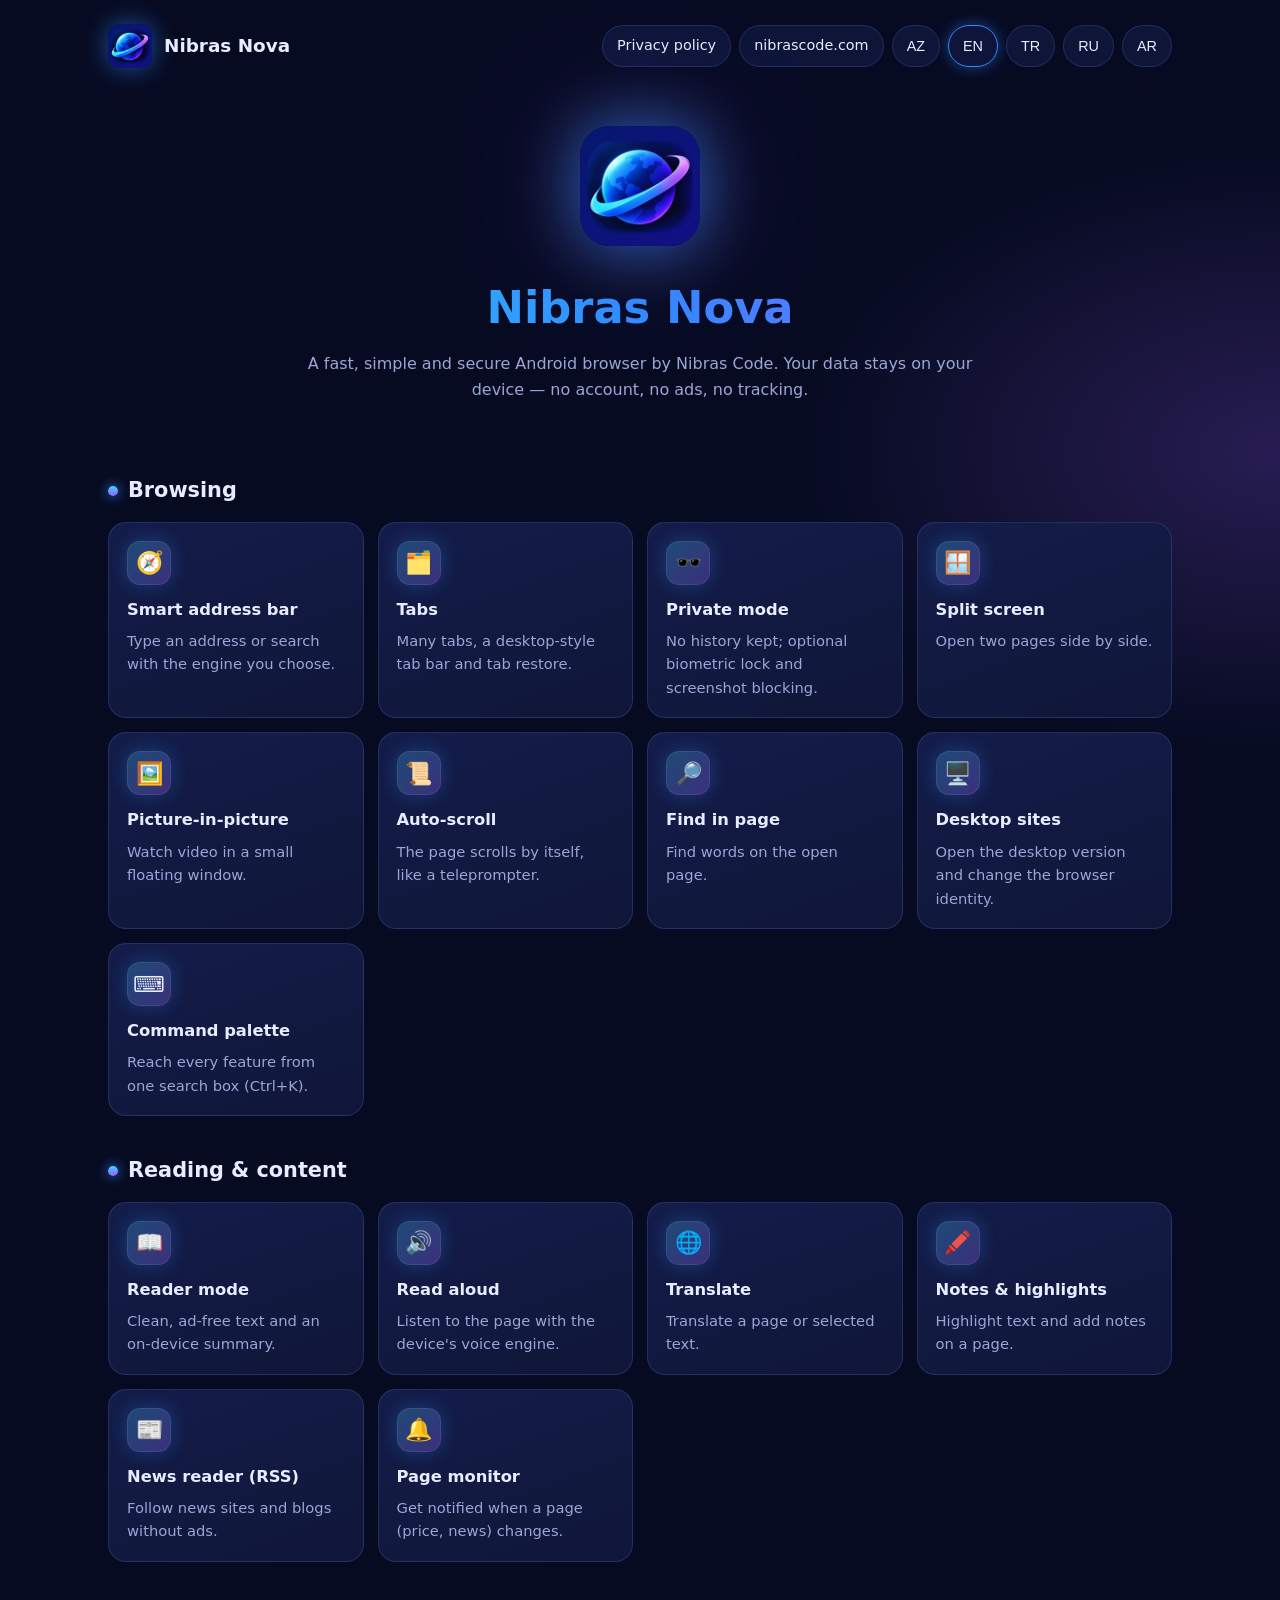
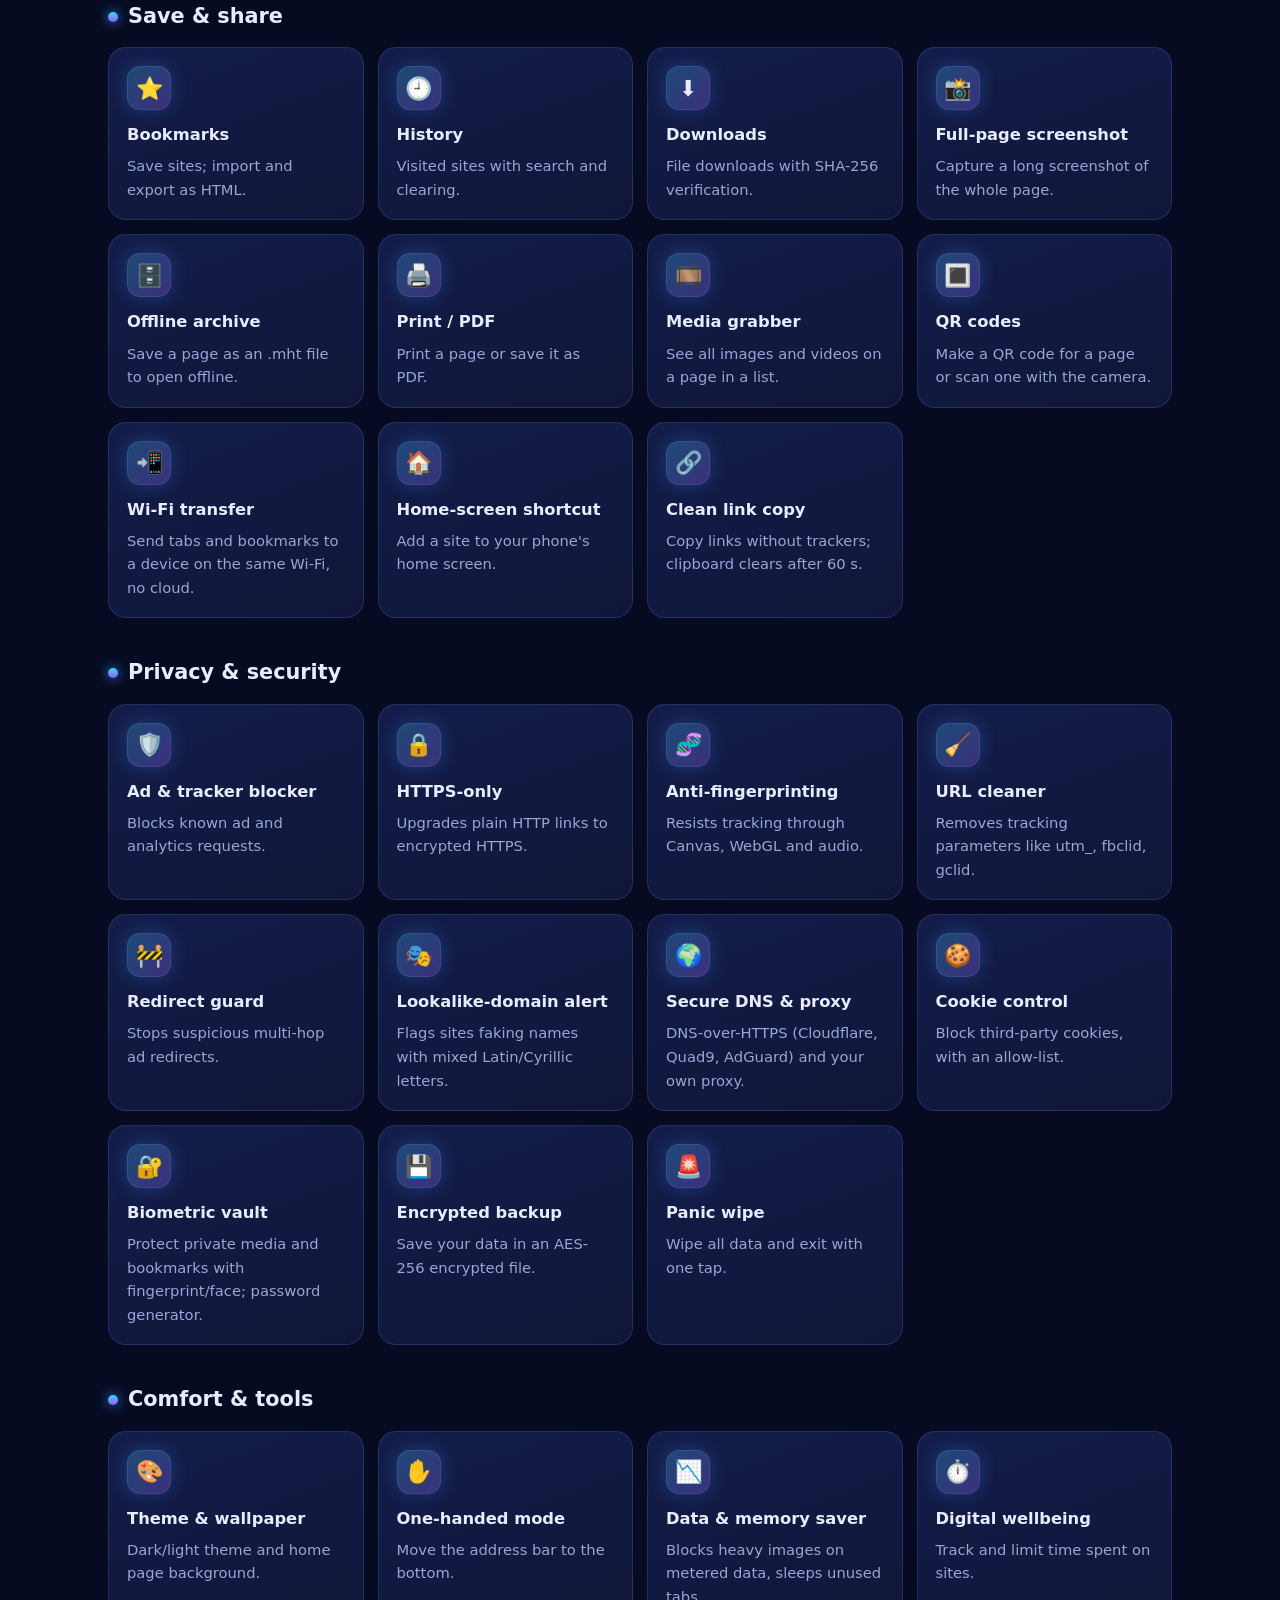
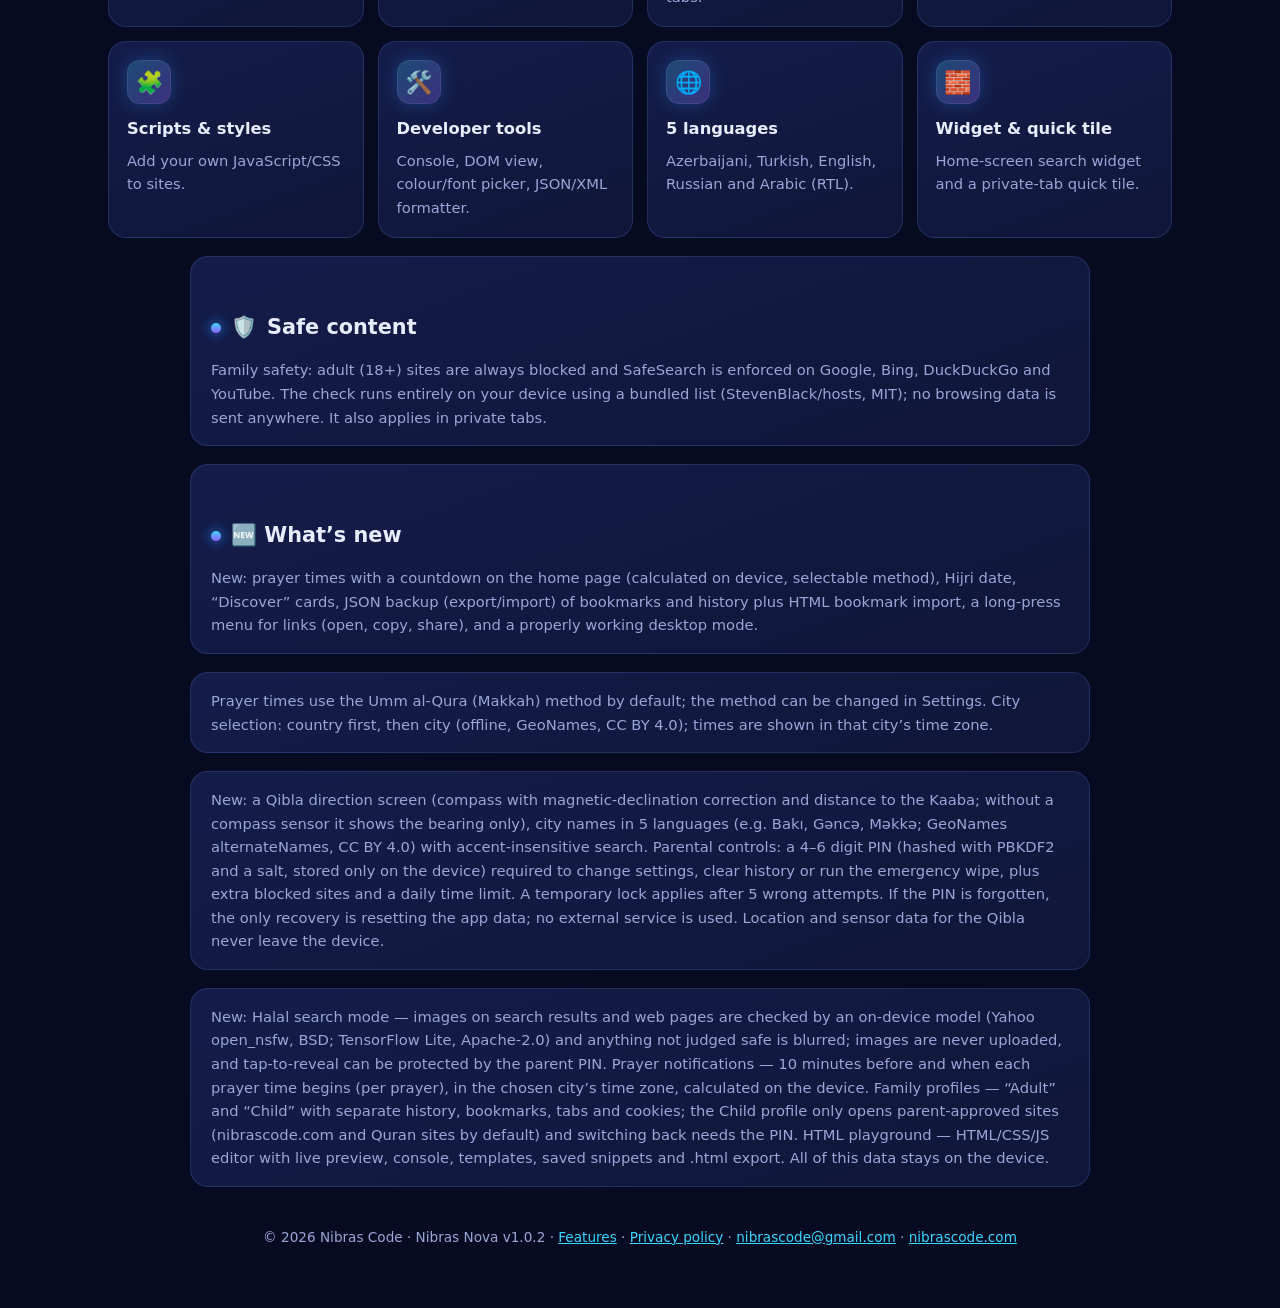
<file: docs/index.html>
<!doctype html><html lang="az"><head><meta charset="utf-8"><meta name="viewport" content="width=device-width,initial-scale=1">
<title>Nibras Nova — Features</title><meta name="description" content="Nibras Nova — fast, private Android browser by Nibras Code."><link rel="icon" href="icon.png"><link rel="stylesheet" href="style.css"><script src="lang.js"></script></head><body class="az"><div class="wrap"><nav><a class="brand" href="./"><img src="icon.png" alt="">Nibras Nova</a><div class="links"><a class="pill" href="privacy-policy.html"><span data-lang="az">Məxfilik siyasəti</span><span data-lang="en">Privacy policy</span><span data-lang="tr">Gizlilik politikası</span><span data-lang="ru">Политика конфиденциальности</span><span data-lang="ar">سياسة الخصوصية</span></a><a class="pill" href="https://nibrascode.com">nibrascode.com</a><button class="pill" data-set="az">AZ</button><button class="pill" data-set="en">EN</button><button class="pill" data-set="tr">TR</button><button class="pill" data-set="ru">RU</button><button class="pill" data-set="ar">AR</button></div></nav><header class="hero"><img src="icon.png" alt="Nibras Nova"><h1>Nibras Nova</h1><p class="sub"><span data-lang="az">Nibras Code-dan sürətli, sadə və təhlükəsiz Android brauzeri. Məlumatlarınız yalnız cihazınızda qalır — hesab, reklam və izləmə yoxdur.</span><span data-lang="en">A fast, simple and secure Android browser by Nibras Code. Your data stays on your device — no account, no ads, no tracking.</span><span data-lang="tr">Nibras Code&#x27;dan hızlı, sade ve güvenli bir Android tarayıcı. Verileriniz yalnızca cihazınızda kalır — hesap, reklam ve izleme yok.</span><span data-lang="ru">Быстрый, простой и безопасный браузер для Android от Nibras Code. Данные остаются на устройстве — без аккаунта, рекламы и слежки.</span><span data-lang="ar">متصفح أندرويد سريع وبسيط وآمن من Nibras Code. تبقى بياناتك على جهازك — بلا حساب ولا إعلانات ولا تتبع.</span></p></header>
<h2><span data-lang="az">Gəzinti</span><span data-lang="en">Browsing</span><span data-lang="tr">Gezinme</span><span data-lang="ru">Просмотр</span><span data-lang="ar">التصفح</span></h2>
<div class="grid">
<div class="card"><div class="ic">🧭</div><h3><span data-lang="az">Ağıllı ünvan zolağı</span><span data-lang="en">Smart address bar</span><span data-lang="tr">Akıllı adres çubuğu</span><span data-lang="ru">Умная адресная строка</span><span data-lang="ar">شريط عنوان ذكي</span></h3><p><span data-lang="az">Ünvan yazın və ya axtarın; seçdiyiniz axtarış sistemi ilə işləyir.</span><span data-lang="en">Type an address or search with the engine you choose.</span><span data-lang="tr">Adres yazın veya seçtiğiniz arama motoruyla arayın.</span><span data-lang="ru">Введите адрес или ищите в выбранной поисковой системе.</span><span data-lang="ar">اكتب عنوانًا أو ابحث بالمحرك الذي تختاره.</span></p></div>
<div class="card"><div class="ic">🗂️</div><h3><span data-lang="az">Vərəqlər</span><span data-lang="en">Tabs</span><span data-lang="tr">Sekmeler</span><span data-lang="ru">Вкладки</span><span data-lang="ar">علامات التبويب</span></h3><p><span data-lang="az">Çoxlu vərəq, kompüter tipli vərəq zolağı və vərəqlərin bərpası.</span><span data-lang="en">Many tabs, a desktop-style tab bar and tab restore.</span><span data-lang="tr">Çok sayıda sekme, masaüstü tarzı sekme çubuğu ve geri yükleme.</span><span data-lang="ru">Много вкладок, панель как на ПК и восстановление.</span><span data-lang="ar">علامات كثيرة وشريط بأسلوب الحاسوب واستعادة العلامات.</span></p></div>
<div class="card"><div class="ic">🕶️</div><h3><span data-lang="az">Gizli rejim</span><span data-lang="en">Private mode</span><span data-lang="tr">Gizli mod</span><span data-lang="ru">Приватный режим</span><span data-lang="ar">الوضع الخفي</span></h3><p><span data-lang="az">Tarixçə saxlanmır; istəsəniz biometrik kilid və ekran şəkli qadağası.</span><span data-lang="en">No history kept; optional biometric lock and screenshot blocking.</span><span data-lang="tr">Geçmiş tutulmaz; isteğe bağlı biyometrik kilit ve ekran görüntüsü engeli.</span><span data-lang="ru">История не сохраняется; биометрия и запрет скриншотов по желанию.</span><span data-lang="ar">لا يُحفظ السجل؛ مع قفل حيوي ومنع لقطات الشاشة اختياريًا.</span></p></div>
<div class="card"><div class="ic">🪟</div><h3><span data-lang="az">Bölünmüş ekran</span><span data-lang="en">Split screen</span><span data-lang="tr">Bölünmüş ekran</span><span data-lang="ru">Разделённый экран</span><span data-lang="ar">تقسيم الشاشة</span></h3><p><span data-lang="az">İki səhifəni eyni anda yan-yana açın.</span><span data-lang="en">Open two pages side by side.</span><span data-lang="tr">İki sayfayı yan yana açın.</span><span data-lang="ru">Две страницы рядом.</span><span data-lang="ar">افتح صفحتين جنبًا إلى جنب.</span></p></div>
<div class="card"><div class="ic">🖼️</div><h3><span data-lang="az">Şəkil-içində-şəkil</span><span data-lang="en">Picture-in-picture</span><span data-lang="tr">Resim içinde resim</span><span data-lang="ru">Картинка в картинке</span><span data-lang="ar">صورة داخل صورة</span></h3><p><span data-lang="az">Videonu üzən kiçik pəncərədə izləyin.</span><span data-lang="en">Watch video in a small floating window.</span><span data-lang="tr">Videoyu küçük yüzen pencerede izleyin.</span><span data-lang="ru">Смотрите видео в маленьком плавающем окне.</span><span data-lang="ar">شاهد الفيديو في نافذة صغيرة عائمة.</span></p></div>
<div class="card"><div class="ic">📜</div><h3><span data-lang="az">Avtomatik sürüşmə</span><span data-lang="en">Auto-scroll</span><span data-lang="tr">Otomatik kaydırma</span><span data-lang="ru">Автопрокрутка</span><span data-lang="ar">التمرير التلقائي</span></h3><p><span data-lang="az">Səhifə əl dəymədən, teleprompter kimi aşağı sürüşür.</span><span data-lang="en">The page scrolls by itself, like a teleprompter.</span><span data-lang="tr">Sayfa teleprompter gibi kendiliğinden kayar.</span><span data-lang="ru">Страница прокручивается сама, как телесуфлёр.</span><span data-lang="ar">تتمرّر الصفحة تلقائيًا مثل الملقّن.</span></p></div>
<div class="card"><div class="ic">🔎</div><h3><span data-lang="az">Səhifədə axtarış</span><span data-lang="en">Find in page</span><span data-lang="tr">Sayfada bul</span><span data-lang="ru">Поиск на странице</span><span data-lang="ar">البحث في الصفحة</span></h3><p><span data-lang="az">Açıq səhifədə söz tapın.</span><span data-lang="en">Find words on the open page.</span><span data-lang="tr">Açık sayfada kelime bulun.</span><span data-lang="ru">Находите слова на открытой странице.</span><span data-lang="ar">ابحث عن كلمات في الصفحة المفتوحة.</span></p></div>
<div class="card"><div class="ic">🖥️</div><h3><span data-lang="az">Kompüter versiyası</span><span data-lang="en">Desktop sites</span><span data-lang="tr">Masaüstü siteler</span><span data-lang="ru">Версия для ПК</span><span data-lang="ar">مواقع سطح المكتب</span></h3><p><span data-lang="az">Saytları kompüter görünüşündə açın və brauzer kimliyini dəyişin.</span><span data-lang="en">Open the desktop version and change the browser identity.</span><span data-lang="tr">Masaüstü sürümünü açın ve tarayıcı kimliğini değiştirin.</span><span data-lang="ru">Открывайте полные версии и меняйте идентификацию браузера.</span><span data-lang="ar">افتح نسخة سطح المكتب وغيّر هوية المتصفح.</span></p></div>
<div class="card"><div class="ic">⌨️</div><h3><span data-lang="az">Əmr paneli</span><span data-lang="en">Command palette</span><span data-lang="tr">Komut paleti</span><span data-lang="ru">Палитра команд</span><span data-lang="ar">لوحة الأوامر</span></h3><p><span data-lang="az">Bütün funksiyalara bir axtarış pəncərəsindən çatın (Ctrl+K).</span><span data-lang="en">Reach every feature from one search box (Ctrl+K).</span><span data-lang="tr">Tüm özelliklere tek bir arama kutusundan ulaşın (Ctrl+K).</span><span data-lang="ru">Все функции из одного поля поиска (Ctrl+K).</span><span data-lang="ar">الوصول إلى كل الميزات من مربع بحث واحد (Ctrl+K).</span></p></div>
</div>
<h2><span data-lang="az">Oxu və məzmun</span><span data-lang="en">Reading &amp; content</span><span data-lang="tr">Okuma ve içerik</span><span data-lang="ru">Чтение и контент</span><span data-lang="ar">القراءة والمحتوى</span></h2>
<div class="grid">
<div class="card"><div class="ic">📖</div><h3><span data-lang="az">Oxu rejimi</span><span data-lang="en">Reader mode</span><span data-lang="tr">Okuma modu</span><span data-lang="ru">Режим чтения</span><span data-lang="ar">وضع القراءة</span></h3><p><span data-lang="az">Reklamsız təmiz mətn və cihazda qısa xülasə.</span><span data-lang="en">Clean, ad-free text and an on-device summary.</span><span data-lang="tr">Reklamsız temiz metin ve cihazda kısa özet.</span><span data-lang="ru">Чистый текст без рекламы и краткое содержание на устройстве.</span><span data-lang="ar">نص نظيف بلا إعلانات وملخص على الجهاز.</span></p></div>
<div class="card"><div class="ic">🔊</div><h3><span data-lang="az">Səsli oxu</span><span data-lang="en">Read aloud</span><span data-lang="tr">Sesli okuma</span><span data-lang="ru">Чтение вслух</span><span data-lang="ar">القراءة بصوت عالٍ</span></h3><p><span data-lang="az">Səhifəni cihazın səs mühərriki ilə dinləyin.</span><span data-lang="en">Listen to the page with the device&#x27;s voice engine.</span><span data-lang="tr">Sayfayı cihazın ses motoruyla dinleyin.</span><span data-lang="ru">Слушайте страницу голосом устройства.</span><span data-lang="ar">استمع إلى الصفحة بمحرك صوت الجهاز.</span></p></div>
<div class="card"><div class="ic">🌐</div><h3><span data-lang="az">Tərcümə</span><span data-lang="en">Translate</span><span data-lang="tr">Çeviri</span><span data-lang="ru">Перевод</span><span data-lang="ar">الترجمة</span></h3><p><span data-lang="az">Səhifəni və ya seçilmiş mətni tərcümə edin.</span><span data-lang="en">Translate a page or selected text.</span><span data-lang="tr">Sayfayı veya seçili metni çevirin.</span><span data-lang="ru">Переводите страницу или выделенный текст.</span><span data-lang="ar">ترجم صفحة أو نصًا محددًا.</span></p></div>
<div class="card"><div class="ic">🖍️</div><h3><span data-lang="az">Qeyd və vurğulama</span><span data-lang="en">Notes &amp; highlights</span><span data-lang="tr">Notlar ve vurgular</span><span data-lang="ru">Заметки и выделения</span><span data-lang="ar">الملاحظات والتظليل</span></h3><p><span data-lang="az">Səhifədə mətni vurğulayın və qeyd yazın.</span><span data-lang="en">Highlight text and add notes on a page.</span><span data-lang="tr">Sayfada metni vurgulayın ve not ekleyin.</span><span data-lang="ru">Выделяйте текст и добавляйте заметки.</span><span data-lang="ar">ظلّل النص وأضف ملاحظات في الصفحة.</span></p></div>
<div class="card"><div class="ic">📰</div><h3><span data-lang="az">Xəbər oxuyucu (RSS)</span><span data-lang="en">News reader (RSS)</span><span data-lang="tr">Haber okuyucu (RSS)</span><span data-lang="ru">Новости (RSS)</span><span data-lang="ar">قارئ الأخبار (RSS)</span></h3><p><span data-lang="az">Xəbər saytlarını və blogları reklamsız izləyin.</span><span data-lang="en">Follow news sites and blogs without ads.</span><span data-lang="tr">Haber sitelerini ve blogları reklamsız takip edin.</span><span data-lang="ru">Читайте новости и блоги без рекламы.</span><span data-lang="ar">تابع الأخبار والمدونات بلا إعلانات.</span></p></div>
<div class="card"><div class="ic">🔔</div><h3><span data-lang="az">Səhifə izləyicisi</span><span data-lang="en">Page monitor</span><span data-lang="tr">Sayfa izleyici</span><span data-lang="ru">Отслеживание страниц</span><span data-lang="ar">مراقب الصفحات</span></h3><p><span data-lang="az">Səhifə (qiymət, xəbər) dəyişəndə xəbər alın.</span><span data-lang="en">Get notified when a page (price, news) changes.</span><span data-lang="tr">Bir sayfa (fiyat, haber) değişince haber alın.</span><span data-lang="ru">Узнавайте, когда страница (цена, новость) меняется.</span><span data-lang="ar">تلقَّ تنبيهًا عند تغيّر صفحة (سعر، خبر).</span></p></div>
</div>
<h2><span data-lang="az">Saxlama və paylaşma</span><span data-lang="en">Save &amp; share</span><span data-lang="tr">Kaydet ve paylaş</span><span data-lang="ru">Сохранение и обмен</span><span data-lang="ar">الحفظ والمشاركة</span></h2>
<div class="grid">
<div class="card"><div class="ic">⭐</div><h3><span data-lang="az">Əlfəcinlər</span><span data-lang="en">Bookmarks</span><span data-lang="tr">Yer imleri</span><span data-lang="ru">Закладки</span><span data-lang="ar">الإشارات المرجعية</span></h3><p><span data-lang="az">Saytları yadda saxlayın; HTML ilə idxal və ixrac.</span><span data-lang="en">Save sites; import and export as HTML.</span><span data-lang="tr">Siteleri kaydedin; HTML olarak içe/dışa aktarın.</span><span data-lang="ru">Сохраняйте сайты; импорт и экспорт в HTML.</span><span data-lang="ar">احفظ المواقع؛ مع الاستيراد والتصدير بصيغة HTML.</span></p></div>
<div class="card"><div class="ic">🕘</div><h3><span data-lang="az">Tarixçə</span><span data-lang="en">History</span><span data-lang="tr">Geçmiş</span><span data-lang="ru">История</span><span data-lang="ar">السجل</span></h3><p><span data-lang="az">Baxdığınız saytlar, axtarış və təmizləmə ilə.</span><span data-lang="en">Visited sites with search and clearing.</span><span data-lang="tr">Ziyaret edilen siteler; arama ve temizleme.</span><span data-lang="ru">Посещённые сайты с поиском и очисткой.</span><span data-lang="ar">المواقع التي زرتها مع البحث والمسح.</span></p></div>
<div class="card"><div class="ic">⬇️</div><h3><span data-lang="az">Yükləmələr</span><span data-lang="en">Downloads</span><span data-lang="tr">İndirilenler</span><span data-lang="ru">Загрузки</span><span data-lang="ar">التنزيلات</span></h3><p><span data-lang="az">Fayl yükləmələri və SHA-256 ilə yoxlama.</span><span data-lang="en">File downloads with SHA-256 verification.</span><span data-lang="tr">Dosya indirme ve SHA-256 doğrulaması.</span><span data-lang="ru">Загрузка файлов и проверка SHA-256.</span><span data-lang="ar">تنزيل الملفات مع التحقق عبر SHA-256.</span></p></div>
<div class="card"><div class="ic">📸</div><h3><span data-lang="az">Tam səhifə şəkli</span><span data-lang="en">Full-page screenshot</span><span data-lang="tr">Tam sayfa görüntüsü</span><span data-lang="ru">Скриншот всей страницы</span><span data-lang="ar">لقطة الصفحة كاملة</span></h3><p><span data-lang="az">Bütün səhifənin uzun ekran şəklini çəkin.</span><span data-lang="en">Capture a long screenshot of the whole page.</span><span data-lang="tr">Tüm sayfanın uzun ekran görüntüsünü alın.</span><span data-lang="ru">Длинный снимок всей страницы.</span><span data-lang="ar">التقط صورة طويلة للصفحة كلها.</span></p></div>
<div class="card"><div class="ic">🗄️</div><h3><span data-lang="az">Oflayn arxiv</span><span data-lang="en">Offline archive</span><span data-lang="tr">Çevrimdışı arşiv</span><span data-lang="ru">Офлайн-архив</span><span data-lang="ar">أرشيف دون اتصال</span></h3><p><span data-lang="az">Səhifəni .mht faylı kimi saxlayın, internetsiz açın.</span><span data-lang="en">Save a page as an .mht file to open offline.</span><span data-lang="tr">Sayfayı .mht olarak kaydedip internetsiz açın.</span><span data-lang="ru">Сохраните страницу в .mht и открывайте без сети.</span><span data-lang="ar">احفظ الصفحة بصيغة .mht لفتحها دون إنترنت.</span></p></div>
<div class="card"><div class="ic">🖨️</div><h3><span data-lang="az">Çap / PDF</span><span data-lang="en">Print / PDF</span><span data-lang="tr">Yazdır / PDF</span><span data-lang="ru">Печать / PDF</span><span data-lang="ar">طباعة / PDF</span></h3><p><span data-lang="az">Səhifəni çap edin və ya PDF kimi saxlayın.</span><span data-lang="en">Print a page or save it as PDF.</span><span data-lang="tr">Sayfayı yazdırın veya PDF olarak kaydedin.</span><span data-lang="ru">Печатайте или сохраняйте страницу в PDF.</span><span data-lang="ar">اطبع الصفحة أو احفظها PDF.</span></p></div>
<div class="card"><div class="ic">🎞️</div><h3><span data-lang="az">Media yığıcı</span><span data-lang="en">Media grabber</span><span data-lang="tr">Medya toplayıcı</span><span data-lang="ru">Медиа страницы</span><span data-lang="ar">جامع الوسائط</span></h3><p><span data-lang="az">Səhifədəki şəkil və videoları siyahı ilə görün.</span><span data-lang="en">See all images and videos on a page in a list.</span><span data-lang="tr">Sayfadaki tüm görselleri ve videoları listede görün.</span><span data-lang="ru">Все изображения и видео страницы списком.</span><span data-lang="ar">اعرض كل صور وفيديوهات الصفحة في قائمة.</span></p></div>
<div class="card"><div class="ic">🔳</div><h3><span data-lang="az">QR kod</span><span data-lang="en">QR codes</span><span data-lang="tr">QR kodlar</span><span data-lang="ru">QR-коды</span><span data-lang="ar">رموز QR</span></h3><p><span data-lang="az">Səhifə üçün QR kod yaradın və ya kamera ilə QR oxuyun.</span><span data-lang="en">Make a QR code for a page or scan one with the camera.</span><span data-lang="tr">Sayfa için QR oluşturun veya kamerayla QR okutun.</span><span data-lang="ru">Создайте QR для страницы или сканируйте камерой.</span><span data-lang="ar">أنشئ رمز QR لصفحة أو امسح رمزًا بالكاميرا.</span></p></div>
<div class="card"><div class="ic">📲</div><h3><span data-lang="az">Wi-Fi ilə ötürmə</span><span data-lang="en">Wi-Fi transfer</span><span data-lang="tr">Wi-Fi aktarımı</span><span data-lang="ru">Передача по Wi-Fi</span><span data-lang="ar">النقل عبر Wi-Fi</span></h3><p><span data-lang="az">Vərəq və əlfəcinləri eyni Wi-Fi-dakı cihaza buludsuz göndərin.</span><span data-lang="en">Send tabs and bookmarks to a device on the same Wi-Fi, no cloud.</span><span data-lang="tr">Sekmeleri ve yer imlerini aynı Wi-Fi&#x27;daki cihaza bulutsuz gönderin.</span><span data-lang="ru">Отправляйте вкладки и закладки на устройство в той же сети без облака.</span><span data-lang="ar">أرسل العلامات والإشارات إلى جهاز على نفس الشبكة بلا سحابة.</span></p></div>
<div class="card"><div class="ic">🏠</div><h3><span data-lang="az">Ana ekrana qısayol</span><span data-lang="en">Home-screen shortcut</span><span data-lang="tr">Ana ekran kısayolu</span><span data-lang="ru">Ярлык на экран</span><span data-lang="ar">اختصار الشاشة الرئيسية</span></h3><p><span data-lang="az">Saytı telefonun ana ekranına əlavə edin.</span><span data-lang="en">Add a site to your phone&#x27;s home screen.</span><span data-lang="tr">Siteyi telefonun ana ekranına ekleyin.</span><span data-lang="ru">Добавьте сайт на главный экран телефона.</span><span data-lang="ar">أضف موقعًا إلى الشاشة الرئيسية لهاتفك.</span></p></div>
<div class="card"><div class="ic">🔗</div><h3><span data-lang="az">Təmiz link</span><span data-lang="en">Clean link copy</span><span data-lang="tr">Temiz bağlantı</span><span data-lang="ru">Чистая ссылка</span><span data-lang="ar">نسخ رابط نظيف</span></h3><p><span data-lang="az">Linki izləmə parametrləri olmadan kopyalayın; bufer 60 saniyədə silinir.</span><span data-lang="en">Copy links without trackers; clipboard clears after 60 s.</span><span data-lang="tr">Bağlantıyı izleyicisiz kopyalayın; pano 60 sn sonra temizlenir.</span><span data-lang="ru">Копирование без трекеров; буфер очищается через 60 с.</span><span data-lang="ar">انسخ الروابط دون متتبعات؛ تُمسح الحافظة بعد 60 ثانية.</span></p></div>
</div>
<h2><span data-lang="az">Məxfilik və təhlükəsizlik</span><span data-lang="en">Privacy &amp; security</span><span data-lang="tr">Gizlilik ve güvenlik</span><span data-lang="ru">Конфиденциальность и защита</span><span data-lang="ar">الخصوصية والأمان</span></h2>
<div class="grid">
<div class="card"><div class="ic">🛡️</div><h3><span data-lang="az">Reklam və izləyici bloku</span><span data-lang="en">Ad &amp; tracker blocker</span><span data-lang="tr">Reklam ve izleyici engeli</span><span data-lang="ru">Блокировка рекламы</span><span data-lang="ar">حظر الإعلانات والمتتبعات</span></h3><p><span data-lang="az">Məlum reklam və analitika sorğularını bloklayır.</span><span data-lang="en">Blocks known ad and analytics requests.</span><span data-lang="tr">Bilinen reklam ve analiz isteklerini engeller.</span><span data-lang="ru">Блокирует известную рекламу и аналитику.</span><span data-lang="ar">يحظر طلبات الإعلانات والتحليلات المعروفة.</span></p></div>
<div class="card"><div class="ic">🔒</div><h3><span data-lang="az">Yalnız HTTPS</span><span data-lang="en">HTTPS-only</span><span data-lang="tr">Yalnızca HTTPS</span><span data-lang="ru">Только HTTPS</span><span data-lang="ar">HTTPS فقط</span></h3><p><span data-lang="az">Açıq HTTP keçidlərini avtomatik şifrəli HTTPS-ə çevirir.</span><span data-lang="en">Upgrades plain HTTP links to encrypted HTTPS.</span><span data-lang="tr">HTTP bağlantılarını şifreli HTTPS&#x27;e yükseltir.</span><span data-lang="ru">Переводит HTTP-ссылки на зашифрованный HTTPS.</span><span data-lang="ar">يرقّي روابط HTTP إلى HTTPS المشفّر.</span></p></div>
<div class="card"><div class="ic">🧬</div><h3><span data-lang="az">Barmaq izi qoruması</span><span data-lang="en">Anti-fingerprinting</span><span data-lang="tr">Parmak izi koruması</span><span data-lang="ru">Защита от отпечатков</span><span data-lang="ar">الحماية من البصمة</span></h3><p><span data-lang="az">Canvas, WebGL və audio ilə izlənmənin qarşısını alır.</span><span data-lang="en">Resists tracking through Canvas, WebGL and audio.</span><span data-lang="tr">Canvas, WebGL ve ses üzerinden izlenmeyi zorlaştırır.</span><span data-lang="ru">Мешает слежке через Canvas, WebGL и аудио.</span><span data-lang="ar">يقاوم التتبع عبر Canvas وWebGL والصوت.</span></p></div>
<div class="card"><div class="ic">🧹</div><h3><span data-lang="az">URL təmizləyici</span><span data-lang="en">URL cleaner</span><span data-lang="tr">URL temizleyici</span><span data-lang="ru">Очистка ссылок</span><span data-lang="ar">منظّف الروابط</span></h3><p><span data-lang="az">utm_, fbclid, gclid kimi izləmə parametrlərini silir.</span><span data-lang="en">Removes tracking parameters like utm_, fbclid, gclid.</span><span data-lang="tr">utm_, fbclid, gclid gibi izleme parametrelerini kaldırır.</span><span data-lang="ru">Удаляет метки слежения вроде utm_, fbclid, gclid.</span><span data-lang="ar">يزيل معلمات التتبع مثل utm_ وfbclid وgclid.</span></p></div>
<div class="card"><div class="ic">🚧</div><h3><span data-lang="az">Yönləndirmə qoruması</span><span data-lang="en">Redirect guard</span><span data-lang="tr">Yönlendirme koruması</span><span data-lang="ru">Защита от редиректов</span><span data-lang="ar">حماية التوجيه</span></h3><p><span data-lang="az">Şübhəli çoxpilləli reklam yönləndirmələrini dayandırır.</span><span data-lang="en">Stops suspicious multi-hop ad redirects.</span><span data-lang="tr">Şüpheli çok adımlı reklam yönlendirmelerini durdurur.</span><span data-lang="ru">Останавливает подозрительные цепочки рекламных переходов.</span><span data-lang="ar">يوقف سلاسل توجيه الإعلانات المريبة.</span></p></div>
<div class="card"><div class="ic">🎭</div><h3><span data-lang="az">Saxta domen xəbərdarlığı</span><span data-lang="en">Lookalike-domain alert</span><span data-lang="tr">Sahte alan adı uyarısı</span><span data-lang="ru">Поддельные домены</span><span data-lang="ar">تنبيه النطاقات المزيّفة</span></h3><p><span data-lang="az">Latın/kiril qarışığı ilə hazırlanmış oxşar saytları göstərir.</span><span data-lang="en">Flags sites faking names with mixed Latin/Cyrillic letters.</span><span data-lang="tr">Latin/Kiril karışık harflerle taklit edilen siteleri gösterir.</span><span data-lang="ru">Предупреждает о сайтах со смесью латиницы и кириллицы.</span><span data-lang="ar">ينبّه إلى المواقع التي تزيّف أسماءها بخلط اللاتينية والسيريلية.</span></p></div>
<div class="card"><div class="ic">🌍</div><h3><span data-lang="az">Təhlükəsiz DNS və proksi</span><span data-lang="en">Secure DNS &amp; proxy</span><span data-lang="tr">Güvenli DNS ve proxy</span><span data-lang="ru">Безопасный DNS и прокси</span><span data-lang="ar">DNS آمن ووكيل</span></h3><p><span data-lang="az">DNS-over-HTTPS (Cloudflare, Quad9, AdGuard) və öz proksiniz.</span><span data-lang="en">DNS-over-HTTPS (Cloudflare, Quad9, AdGuard) and your own proxy.</span><span data-lang="tr">DNS-over-HTTPS (Cloudflare, Quad9, AdGuard) ve kendi proxy&#x27;niz.</span><span data-lang="ru">DNS-over-HTTPS (Cloudflare, Quad9, AdGuard) и свой прокси.</span><span data-lang="ar">DNS عبر HTTPS (Cloudflare وQuad9 وAdGuard) ووكيلك الخاص.</span></p></div>
<div class="card"><div class="ic">🍪</div><h3><span data-lang="az">Kuki nəzarəti</span><span data-lang="en">Cookie control</span><span data-lang="tr">Çerez kontrolü</span><span data-lang="ru">Управление cookies</span><span data-lang="ar">التحكم في الكوكيز</span></h3><p><span data-lang="az">Üçüncü tərəf kukilərini bloklayın, istisnalar siyahısı.</span><span data-lang="en">Block third-party cookies, with an allow-list.</span><span data-lang="tr">Üçüncü taraf çerezleri engelleyin, istisna listesiyle.</span><span data-lang="ru">Блокировка сторонних cookies со списком исключений.</span><span data-lang="ar">احظر ملفات الطرف الثالث مع قائمة استثناءات.</span></p></div>
<div class="card"><div class="ic">🔐</div><h3><span data-lang="az">Biometrik seyf</span><span data-lang="en">Biometric vault</span><span data-lang="tr">Biyometrik kasa</span><span data-lang="ru">Биометрическое хранилище</span><span data-lang="ar">الخزنة الحيوية</span></h3><p><span data-lang="az">Gizli media və əlfəcinləri barmaq izi/üz ilə qoruyun; parol yaradıcı.</span><span data-lang="en">Protect private media and bookmarks with fingerprint/face; password generator.</span><span data-lang="tr">Gizli medya ve yer imlerini parmak izi/yüzle koruyun; parola oluşturucu.</span><span data-lang="ru">Защита секретных закладок отпечатком/лицом; генератор паролей.</span><span data-lang="ar">احمِ الوسائط والإشارات السرية بالبصمة/الوجه؛ مع مولّد كلمات مرور.</span></p></div>
<div class="card"><div class="ic">💾</div><h3><span data-lang="az">Şifrəli ehtiyat nüsxə</span><span data-lang="en">Encrypted backup</span><span data-lang="tr">Şifreli yedek</span><span data-lang="ru">Зашифрованная копия</span><span data-lang="ar">نسخة احتياطية مشفّرة</span></h3><p><span data-lang="az">Məlumatlarınızı AES-256 ilə şifrələnmiş faylda saxlayın.</span><span data-lang="en">Save your data in an AES-256 encrypted file.</span><span data-lang="tr">Verilerinizi AES-256 ile şifrelenmiş dosyada saklayın.</span><span data-lang="ru">Сохраняйте данные в файле с шифрованием AES-256.</span><span data-lang="ar">احفظ بياناتك في ملف مشفّر بـ AES-256.</span></p></div>
<div class="card"><div class="ic">🚨</div><h3><span data-lang="az">Təcili silmə</span><span data-lang="en">Panic wipe</span><span data-lang="tr">Acil silme</span><span data-lang="ru">Экстренная очистка</span><span data-lang="ar">المسح الطارئ</span></h3><p><span data-lang="az">Bir toxunuşla bütün məlumatları silib çıxın.</span><span data-lang="en">Wipe all data and exit with one tap.</span><span data-lang="tr">Tek dokunuşla tüm verileri silip çıkın.</span><span data-lang="ru">Удалите все данные и выйдите одним касанием.</span><span data-lang="ar">احذف كل البيانات واخرج بلمسة واحدة.</span></p></div>
</div>
<h2><span data-lang="az">Rahatlıq və alətlər</span><span data-lang="en">Comfort &amp; tools</span><span data-lang="tr">Konfor ve araçlar</span><span data-lang="ru">Удобство и инструменты</span><span data-lang="ar">الراحة والأدوات</span></h2>
<div class="grid">
<div class="card"><div class="ic">🎨</div><h3><span data-lang="az">Mövzu və fon</span><span data-lang="en">Theme &amp; wallpaper</span><span data-lang="tr">Tema ve duvar kağıdı</span><span data-lang="ru">Тема и обои</span><span data-lang="ar">المظهر والخلفية</span></h3><p><span data-lang="az">Qaranlıq/işıqlı mövzu və ana səhifə fonu.</span><span data-lang="en">Dark/light theme and home page background.</span><span data-lang="tr">Koyu/açık tema ve ana sayfa arka planı.</span><span data-lang="ru">Тёмная/светлая тема и фон главной.</span><span data-lang="ar">مظهر داكن/فاتح وخلفية الصفحة الرئيسية.</span></p></div>
<div class="card"><div class="ic">✋</div><h3><span data-lang="az">Bir əllə idarə</span><span data-lang="en">One-handed mode</span><span data-lang="tr">Tek elle kullanım</span><span data-lang="ru">Одной рукой</span><span data-lang="ar">استخدام بيد واحدة</span></h3><p><span data-lang="az">Ünvan zolağını ekranın aşağısına keçirin.</span><span data-lang="en">Move the address bar to the bottom.</span><span data-lang="tr">Adres çubuğunu ekranın altına taşıyın.</span><span data-lang="ru">Адресная строка внизу экрана.</span><span data-lang="ar">انقل شريط العنوان إلى أسفل الشاشة.</span></p></div>
<div class="card"><div class="ic">📉</div><h3><span data-lang="az">Trafikə və yaddaşa qənaət</span><span data-lang="en">Data &amp; memory saver</span><span data-lang="tr">Veri ve bellek tasarrufu</span><span data-lang="ru">Экономия трафика и памяти</span><span data-lang="ar">توفير البيانات والذاكرة</span></h3><p><span data-lang="az">Limitli internetdə ağır şəkilləri bloklayır, istifadəsiz vərəqləri yuxuya verir.</span><span data-lang="en">Blocks heavy images on metered data, sleeps unused tabs.</span><span data-lang="tr">Ölçülü bağlantıda ağır görselleri engeller, kullanılmayan sekmeleri uyutur.</span><span data-lang="ru">Блокирует тяжёлые картинки на лимитной сети и усыпляет неиспользуемые вкладки.</span><span data-lang="ar">يحظر الصور الثقيلة على الشبكات المحدودة ويُسبت العلامات غير المستخدمة.</span></p></div>
<div class="card"><div class="ic">⏱️</div><h3><span data-lang="az">Rəqəmsal rifah</span><span data-lang="en">Digital wellbeing</span><span data-lang="tr">Dijital denge</span><span data-lang="ru">Цифровое благополучие</span><span data-lang="ar">الرفاهية الرقمية</span></h3><p><span data-lang="az">Saytlarda keçirdiyiniz vaxtı izləyin və limit qoyun.</span><span data-lang="en">Track and limit time spent on sites.</span><span data-lang="tr">Sitelerde geçirdiğiniz süreyi izleyin ve sınırlayın.</span><span data-lang="ru">Следите за временем на сайтах и ставьте лимиты.</span><span data-lang="ar">تتبّع وقتك على المواقع وحدّده.</span></p></div>
<div class="card"><div class="ic">🧩</div><h3><span data-lang="az">Skriptlər və stillər</span><span data-lang="en">Scripts &amp; styles</span><span data-lang="tr">Betikler ve stiller</span><span data-lang="ru">Скрипты и стили</span><span data-lang="ar">السكربتات والأنماط</span></h3><p><span data-lang="az">Saytlara öz JavaScript/CSS kodunuzu əlavə edin.</span><span data-lang="en">Add your own JavaScript/CSS to sites.</span><span data-lang="tr">Sitelere kendi JavaScript/CSS kodunuzu ekleyin.</span><span data-lang="ru">Добавляйте на сайты свой JavaScript/CSS.</span><span data-lang="ar">أضف JavaScript/CSS خاصًا بك إلى المواقع.</span></p></div>
<div class="card"><div class="ic">🛠️</div><h3><span data-lang="az">Tərtibatçı alətləri</span><span data-lang="en">Developer tools</span><span data-lang="tr">Geliştirici araçları</span><span data-lang="ru">Инструменты разработчика</span><span data-lang="ar">أدوات المطوّر</span></h3><p><span data-lang="az">Konsol, DOM baxışı, rəng/şrift seçici, JSON/XML formatlayıcı.</span><span data-lang="en">Console, DOM view, colour/font picker, JSON/XML formatter.</span><span data-lang="tr">Konsol, DOM görünümü, renk/yazı tipi seçici, JSON/XML biçimlendirici.</span><span data-lang="ru">Консоль, DOM, пипетка цвета/шрифтов, форматирование JSON/XML.</span><span data-lang="ar">وحدة تحكم وعرض DOM ومنتقي ألوان/خطوط ومنسّق JSON/XML.</span></p></div>
<div class="card"><div class="ic">🌐</div><h3><span data-lang="az">5 dil</span><span data-lang="en">5 languages</span><span data-lang="tr">5 dil</span><span data-lang="ru">5 языков</span><span data-lang="ar">5 لغات</span></h3><p><span data-lang="az">Azərbaycan, türk, ingilis, rus və ərəb (sağdan sola) dilləri.</span><span data-lang="en">Azerbaijani, Turkish, English, Russian and Arabic (RTL).</span><span data-lang="tr">Azerbaycanca, Türkçe, İngilizce, Rusça ve Arapça (sağdan sola).</span><span data-lang="ru">Азербайджанский, турецкий, английский, русский и арабский (справа налево).</span><span data-lang="ar">الأذربيجانية والتركية والإنجليزية والروسية والعربية (من اليمين لليسار).</span></p></div>
<div class="card"><div class="ic">🧱</div><h3><span data-lang="az">Vidcet və sürətli plitə</span><span data-lang="en">Widget &amp; quick tile</span><span data-lang="tr">Widget ve hızlı kutucuk</span><span data-lang="ru">Виджет и плитка</span><span data-lang="ar">الأداة والمربع السريع</span></h3><p><span data-lang="az">Ana ekranda axtarış vidceti və gizli vərəq plitəsi.</span><span data-lang="en">Home-screen search widget and a private-tab quick tile.</span><span data-lang="tr">Ana ekranda arama widget&#x27;ı ve gizli sekme kutucuğu.</span><span data-lang="ru">Виджет поиска на главном экране и плитка приватной вкладки.</span><span data-lang="ar">أداة بحث على الشاشة الرئيسية ومربع سريع للعلامة الخفية.</span></p></div>
</div>
<section class="card" style="margin:18px auto;max-width:900px;padding:16px 20px"><h2>🛡️ <span data-lang="az">Təhlükəsiz məzmun</span><span data-lang="en">Safe content</span><span data-lang="tr">Güvenli içerik</span><span data-lang="ru">Безопасный контент</span><span data-lang="ar">محتوى آمن</span></h2><p><span data-lang="az">Uşaq və ailə üçün təhlükəsizlik: yetkin (18+) saytlar həmişə bloklanır, Google, Bing, DuckDuckGo və YouTube-da təhlükəsiz axtarış məcburidir. Yoxlama tamamilə cihazda, daxili siyahı (StevenBlack/hosts, MIT) ilə aparılır; heç bir baxış məlumatı heç yerə göndərilmir. Gizli vərəqlərdə də işləyir.</span><span data-lang="en">Family safety: adult (18+) sites are always blocked and SafeSearch is enforced on Google, Bing, DuckDuckGo and YouTube. The check runs entirely on your device using a bundled list (StevenBlack/hosts, MIT); no browsing data is sent anywhere. It also applies in private tabs.</span><span data-lang="tr">Aile güvenliği: yetişkin (18+) siteler her zaman engellenir; Google, Bing, DuckDuckGo ve YouTube’da Güvenli Arama zorunludur. Kontrol tamamen cihazda, uygulamaya gömülü liste (StevenBlack/hosts, MIT) ile yapılır; hiçbir tarama verisi bir yere gönderilmez. Gizli sekmelerde de çalışır.</span><span data-lang="ru">Безопасность семьи: сайты для взрослых (18+) всегда блокируются, в Google, Bing, DuckDuckGo и YouTube принудительно включён безопасный поиск. Проверка выполняется полностью на устройстве по встроенному списку (StevenBlack/hosts, MIT); данные о просмотре никуда не отправляются. Работает и в приватных вкладках.</span><span data-lang="ar">أمان العائلة: تُحظر المواقع الإباحية (18+) دائمًا، ويُفرض البحث الآمن في Google وBing وDuckDuckGo وYouTube. يتم الفحص بالكامل على جهازك باستخدام قائمة مدمجة (StevenBlack/hosts، رخصة MIT)؛ ولا تُرسل أي بيانات تصفح إلى أي جهة. ويعمل أيضًا في الألسنة الخاصة.</span></p></section><section class="card" style="margin:18px auto;max-width:900px;padding:16px 20px"><h2><span data-lang="az">🆕 Yeniliklər</span><span data-lang="en">🆕 What’s new</span><span data-lang="tr">🆕 Yenilikler</span><span data-lang="ru">🆕 Что нового</span><span data-lang="ar">🆕 الجديد</span></h2><p><span data-lang="az">Yeni: ana səhifədə namaz vaxtları və geri sayım (cihazda hesablanır, metod seçilə bilər), hicri tarix, kateqoriyalı “Kəşf et” kartları, əlfəcin və tarixçənin JSON ehtiyatı (ixrac/idxal) və HTML əlfəcin idxalı, linklərə uzun basanda menyu (aç, kopyala, paylaş), düzgün işləyən masaüstü rejimi.</span><span data-lang="en">New: prayer times with a countdown on the home page (calculated on device, selectable method), Hijri date, “Discover” cards, JSON backup (export/import) of bookmarks and history plus HTML bookmark import, a long-press menu for links (open, copy, share), and a properly working desktop mode.</span><span data-lang="tr">Yeni: ana sayfada geri sayımlı namaz vakitleri (cihazda hesaplanır, yöntem seçilebilir), hicri tarih, “Keşfet” kartları, yer imleri ve geçmiş için JSON yedeği (dışa/içe aktarma) ve HTML yer imi içe aktarma, bağlantılar için uzun basma menüsü (aç, kopyala, paylaş) ve düzgün çalışan masaüstü modu.</span><span data-lang="ru">Новое: время намаза с обратным отсчётом на главной (расчёт на устройстве, выбор метода), дата по хиджре, карточки «Интересное», резервная копия закладок и истории в JSON (экспорт/импорт) и импорт закладок HTML, меню по долгому нажатию на ссылку (открыть, копировать, поделиться) и исправленный режим ПК-версии.</span><span data-lang="ar">جديد: مواقيت الصلاة مع عدّ تنازلي في الرئيسية (تُحسب على الجهاز مع اختيار طريقة الحساب)، التاريخ الهجري، بطاقات «اكتشف»، نسخ احتياطي للإشارات والسجل بصيغة JSON (تصدير/استيراد) واستيراد إشارات HTML، قائمة الضغط المطوّل على الروابط (فتح، نسخ، مشاركة)، ووضع سطح المكتب يعمل بشكل صحيح.</span></p></section><section class="card" style="margin:18px auto;max-width:900px;padding:16px 20px"><p><span data-lang="az">Namaz vaxtları standart olaraq Ümmül-Qura (Məkkə) metodu ilə hesablanır; metod ayarlarda dəyişdirilə bilər. Şəhər seçimi: əvvəl ölkə, sonra şəhər (oflayn, GeoNames, CC BY 4.0), vaxtlar həmin şəhərin saat qurşağında göstərilir.</span><span data-lang="en">Prayer times use the Umm al-Qura (Makkah) method by default; the method can be changed in Settings. City selection: country first, then city (offline, GeoNames, CC BY 4.0); times are shown in that city’s time zone.</span><span data-lang="tr">Namaz vakitleri varsayılan olarak Ümmü’l-Kurâ (Mekke) yöntemiyle hesaplanır; yöntem ayarlardan değiştirilebilir. Şehir seçimi: önce ülke, sonra şehir (çevrimdışı, GeoNames, CC BY 4.0); vakitler o şehrin saat diliminde gösterilir.</span><span data-lang="ru">Время намаза по умолчанию рассчитывается методом Умм аль-Кура (Мекка); метод можно изменить в настройках. Выбор города: сначала страна, затем город (офлайн, GeoNames, CC BY 4.0); время показывается в часовом поясе этого города.</span><span data-lang="ar">تُحسب مواقيت الصلاة افتراضيًا بطريقة أم القرى (مكة)، ويمكن تغيير الطريقة من الإعدادات. اختيار المدينة: الدولة أولًا ثم المدينة (دون اتصال، GeoNames، رخصة CC BY 4.0)، وتُعرض الأوقات بتوقيت تلك المدينة.</span></p></section><section class="card" style="margin:18px auto;max-width:900px;padding:16px 20px"><p><span data-lang="az">Yeni: Qiblə istiqaməti ekranı (kompas, maqnit meylinin düzəlişi, Kəbəyə məsafə; sensor yoxdursa yalnız dərəcə göstərilir), şəhər adları 5 dildə (məs. Bakı, Gəncə, Məkkə; GeoNames alternateNames, CC BY 4.0) və axtarışda ə/ı/ş/ç/ğ/ö/ü fərqi nəzərə alınmır. Valideyn nəzarəti: 4–6 rəqəmli PIN (PBKDF2 + duz ilə hash-lənir, yalnız cihazda saxlanır), ayarların dəyişdirilməsi, tarixçənin silinməsi və təcili silmə üçün PIN tələbi, əlavə bloklanan saytlar, gündəlik vaxt limiti. 5 səhv cəhddən sonra müvəqqəti kilid. PIN unudularsa, yeganə yol tətbiq məlumatlarını sıfırlamaqdır; heç bir xarici xidmət istifadə olunmur. Qiblə üçün yer və sensor məlumatları cihazdan çıxmır.</span><span data-lang="en">New: a Qibla direction screen (compass with magnetic-declination correction and distance to the Kaaba; without a compass sensor it shows the bearing only), city names in 5 languages (e.g. Bakı, Gəncə, Məkkə; GeoNames alternateNames, CC BY 4.0) with accent-insensitive search. Parental controls: a 4–6 digit PIN (hashed with PBKDF2 and a salt, stored only on the device) required to change settings, clear history or run the emergency wipe, plus extra blocked sites and a daily time limit. A temporary lock applies after 5 wrong attempts. If the PIN is forgotten, the only recovery is resetting the app data; no external service is used. Location and sensor data for the Qibla never leave the device.</span><span data-lang="tr">Yeni: Kıble yönü ekranı (manyetik sapma düzeltmeli pusula ve Kâbe’ye uzaklık; pusula sensörü yoksa yalnızca derece gösterilir), 5 dilde şehir adları (ör. Bakı, Gəncə, Mekke; GeoNames alternateNames, CC BY 4.0) ve harf işaretlerine duyarsız arama. Ebeveyn denetimi: ayarları değiştirmek, geçmişi silmek veya acil silmeyi çalıştırmak için 4–6 haneli PIN (PBKDF2 ve tuz ile hash’lenir, yalnızca cihazda saklanır), ek engellenen siteler ve günlük süre sınırı. 5 yanlış denemeden sonra geçici kilit uygulanır. PIN unutulursa tek kurtarma yolu uygulama verilerini sıfırlamaktır; hiçbir harici hizmet kullanılmaz. Kıble için konum ve sensör verileri cihazdan çıkmaz.</span><span data-lang="ru">Новое: экран направления киблы (компас с поправкой на магнитное склонение и расстояние до Каабы; без датчика компаса показывается только азимут), названия городов на 5 языках (напр. Баку, Гянджа, Мекка; GeoNames alternateNames, CC BY 4.0) и поиск без учёта диакритики. Родительский контроль: PIN из 4–6 цифр (хешируется PBKDF2 с солью, хранится только на устройстве) для изменения настроек, очистки истории и экстренного удаления, а также доп. блокировка сайтов и дневной лимит времени. После 5 неверных попыток — временная блокировка. Если PIN забыт, единственный способ — сброс данных приложения; внешние сервисы не используются. Данные о местоположении и датчиках для киблы не покидают устройство.</span><span data-lang="ar">جديد: شاشة اتجاه القبلة (بوصلة مع تصحيح الانحراف المغناطيسي والمسافة إلى الكعبة؛ وبدون حساس بوصلة تُعرض الزاوية فقط)، وأسماء المدن بخمس لغات (مثل باكو وكنجة ومكة؛ GeoNames alternateNames، رخصة CC BY 4.0) مع بحث لا يتأثر بالتشكيل والحروف الخاصة. الرقابة الأبوية: رمز PIN من 4–6 أرقام (يُجزّأ بـ PBKDF2 مع ملح ويُحفظ على الجهاز فقط) مطلوب لتغيير الإعدادات ومسح السجل والمسح الطارئ، مع مواقع محظورة إضافية وحد وقت يومي. يُطبَّق قفل مؤقت بعد 5 محاولات خاطئة. إذا نُسي الرمز فالحل الوحيد إعادة ضبط بيانات التطبيق؛ ولا تُستخدم أي خدمة خارجية. بيانات الموقع والحساسات للقبلة لا تغادر الجهاز.</span></p></section><section class="card" style="margin:18px auto;max-width:900px;padding:16px 20px"><p><span data-lang="az">Yeni: Halal axtarış rejimi — axtarış nəticələrində və səhifələrdə açıq-saçıq şəkillər cihazdakı model (Yahoo open_nsfw, BSD; TensorFlow Lite, Apache-2.0) ilə yoxlanılır və təhlükəsiz sayılmayanlar bulanıq göstərilir; şəkillər heç yerə yüklənmir, toxunaraq açmaq valideyn PIN-i ilə qoruna bilər. Namaz bildirişləri — hər namazdan 10 dəqiqə əvvəl və vaxt girəndə (hər namaz üçün ayrıca), seçilmiş şəhərin saat qurşağında, cihazda hesablanır. Ailə profilləri — “Böyük” və “Uşaq”: ayrıca tarixçə, əlfəcinlər, vərəqlər və kukilər; uşaq profili yalnız valideynin icazə verdiyi saytları açır (nibrascode.com və Quran saytları standart), geri keçid PIN tələb edir. HTML test yeri — HTML/CSS/JS redaktoru, canlı önizləmə, konsol, şablonlar, yadda saxlama və .html ixracı. Bütün bu məlumatlar yalnız cihazda saxlanır.</span><span data-lang="en">New: Halal search mode — images on search results and web pages are checked by an on-device model (Yahoo open_nsfw, BSD; TensorFlow Lite, Apache-2.0) and anything not judged safe is blurred; images are never uploaded, and tap-to-reveal can be protected by the parent PIN. Prayer notifications — 10 minutes before and when each prayer time begins (per prayer), in the chosen city’s time zone, calculated on the device. Family profiles — “Adult” and “Child” with separate history, bookmarks, tabs and cookies; the Child profile only opens parent-approved sites (nibrascode.com and Quran sites by default) and switching back needs the PIN. HTML playground — HTML/CSS/JS editor with live preview, console, templates, saved snippets and .html export. All of this data stays on the device.</span><span data-lang="tr">Yeni: Helal arama modu — arama sonuçlarındaki ve sayfalardaki görseller cihazdaki bir modelle (Yahoo open_nsfw, BSD; TensorFlow Lite, Apache-2.0) kontrol edilir, güvenli sayılmayanlar bulanıklaştırılır; görseller hiçbir yere yüklenmez, dokunarak gösterme ebeveyn PIN’i ile korunabilir. Namaz bildirimleri — her namazdan 10 dakika önce ve vakit girdiğinde (namaz başına ayrı), seçilen şehrin saat diliminde, cihazda hesaplanır. Aile profilleri — “Yetişkin” ve “Çocuk”: ayrı geçmiş, yer imleri, sekmeler ve çerezler; çocuk profili yalnızca ebeveynin onayladığı siteleri açar (varsayılan: nibrascode.com ve Kur’an siteleri), geri dönüş PIN ister. HTML deneme alanı — canlı önizlemeli HTML/CSS/JS düzenleyici, konsol, şablonlar, kayıtlı kodlar ve .html dışa aktarma. Tüm bu veriler yalnızca cihazda kalır.</span><span data-lang="ru">Новое: режим «Халяль» — изображения в поиске и на страницах проверяются моделью на устройстве (Yahoo open_nsfw, BSD; TensorFlow Lite, Apache-2.0), всё, что не признано безопасным, размывается; изображения никуда не загружаются, показ по нажатию можно защитить PIN-кодом родителя. Уведомления о намазе — за 10 минут и в момент наступления каждого намаза (настраивается отдельно), по часовому поясу выбранного города, расчёт на устройстве. Семейные профили — «Взрослый» и «Ребёнок» с отдельными историей, закладками, вкладками и cookie; детский профиль открывает только одобренные родителем сайты (по умолчанию nibrascode.com и сайты Корана), возврат требует PIN. HTML-песочница — редактор HTML/CSS/JS с живым просмотром, консолью, шаблонами, сохранением и экспортом в .html. Все эти данные остаются на устройстве.</span><span data-lang="ar">جديد: وضع البحث الحلال — تُفحص الصور في نتائج البحث والصفحات بنموذج على الجهاز (Yahoo open_nsfw برخصة BSD؛ TensorFlow Lite برخصة Apache-2.0) وتُطمس الصور غير الآمنة؛ لا تُرفع الصور أبدًا، ويمكن حماية إظهارها برمز الوالد. تنبيهات الصلاة — قبل كل صلاة بـ10 دقائق وعند دخول وقتها (لكل صلاة على حدة)، بتوقيت المدينة المختارة وتُحسب على الجهاز. ملفات العائلة — «بالغ» و«طفل» بسجل وإشارات وألسنة وملفات تعريف ارتباط منفصلة؛ ملف الطفل يفتح المواقع التي وافق عليها الوالد فقط (nibrascode.com ومواقع القرآن افتراضيًا) والعودة تتطلب الرمز. ساحة تجربة HTML — محرر HTML/CSS/JS مع معاينة حية ووحدة تحكم وقوالب وحفظ وتصدير ملف .html. كل هذه البيانات تبقى على الجهاز.</span></p></section><footer>© 2026 Nibras Code · Nibras Nova v1.0.2 · <a href="./"><span data-lang="az">Funksiyalar</span><span data-lang="en">Features</span><span data-lang="tr">Özellikler</span><span data-lang="ru">Функции</span><span data-lang="ar">الميزات</span></a> · <a href="privacy-policy.html"><span data-lang="az">Məxfilik siyasəti</span><span data-lang="en">Privacy policy</span><span data-lang="tr">Gizlilik politikası</span><span data-lang="ru">Политика конфиденциальности</span><span data-lang="ar">سياسة الخصوصية</span></a> · <a href="mailto:nibrascode@gmail.com">nibrascode@gmail.com</a> · <a href="https://nibrascode.com">nibrascode.com</a></footer></div></body></html>
</file>
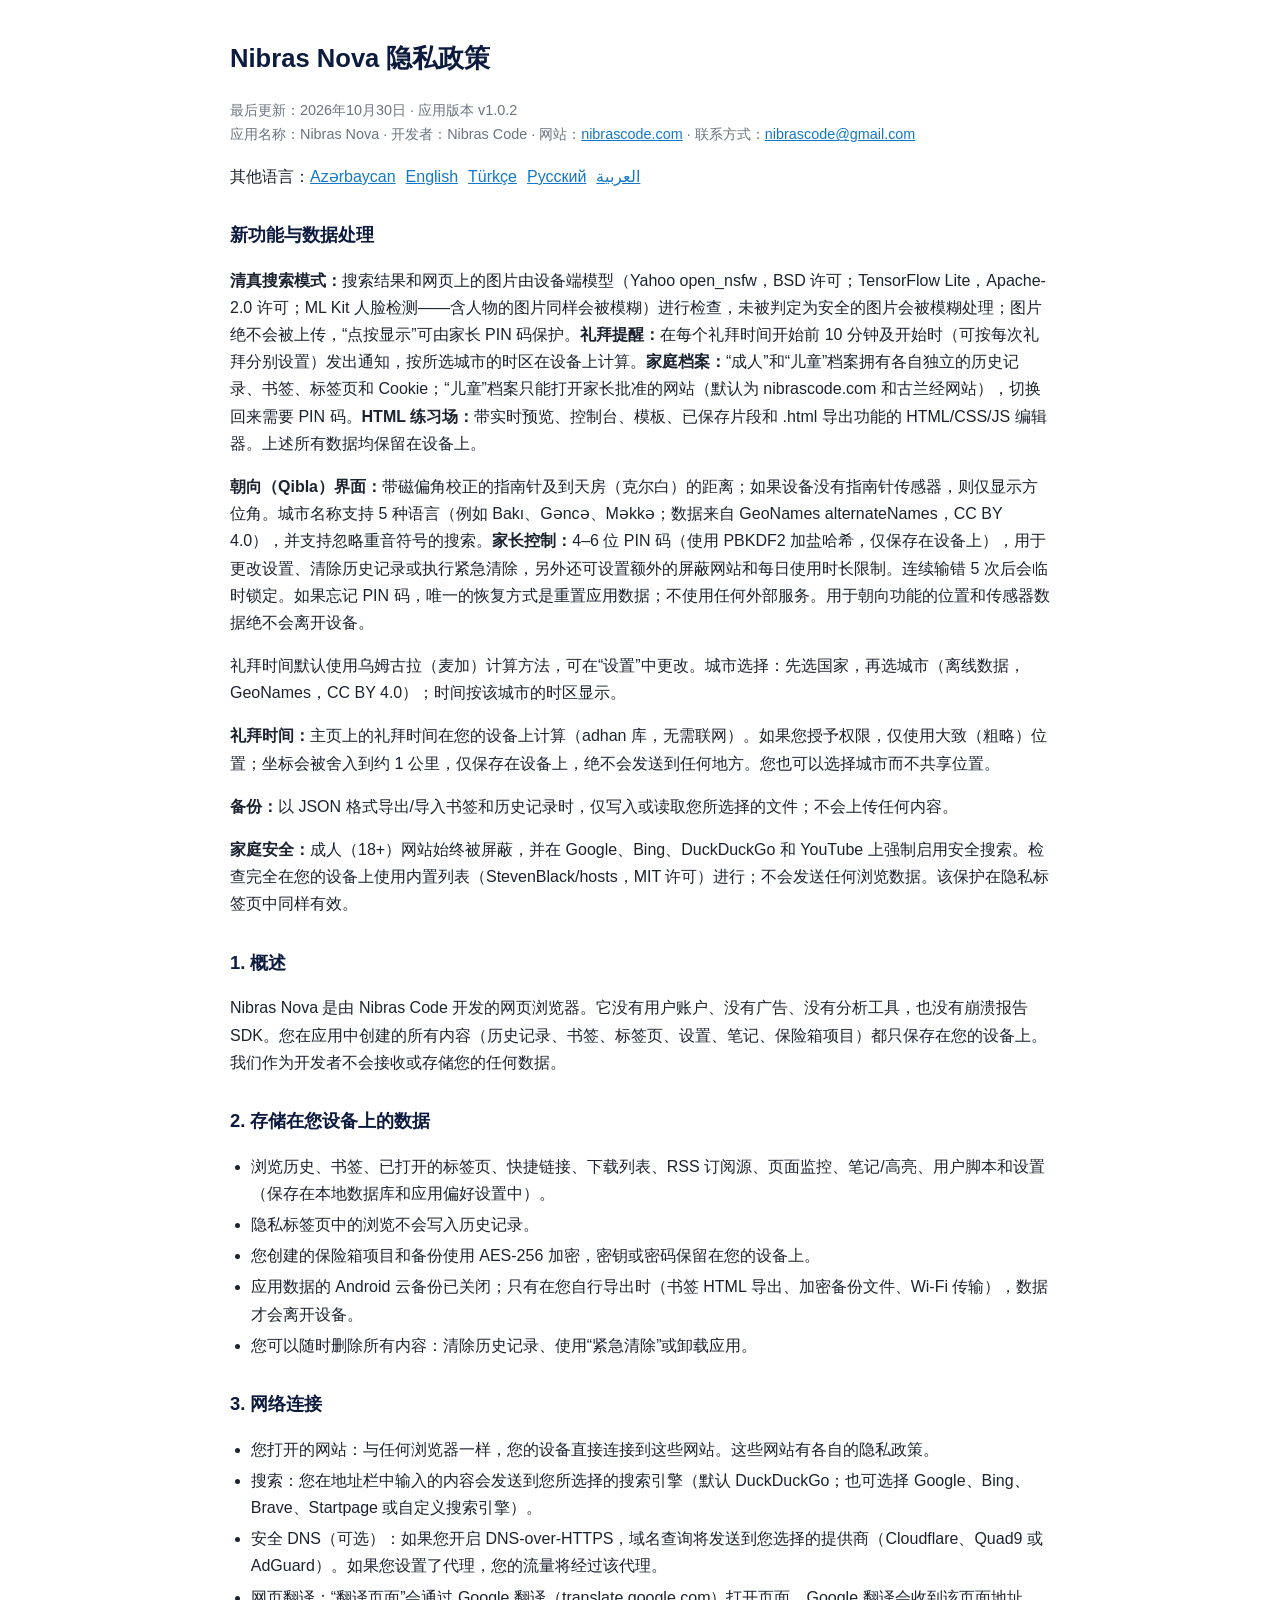
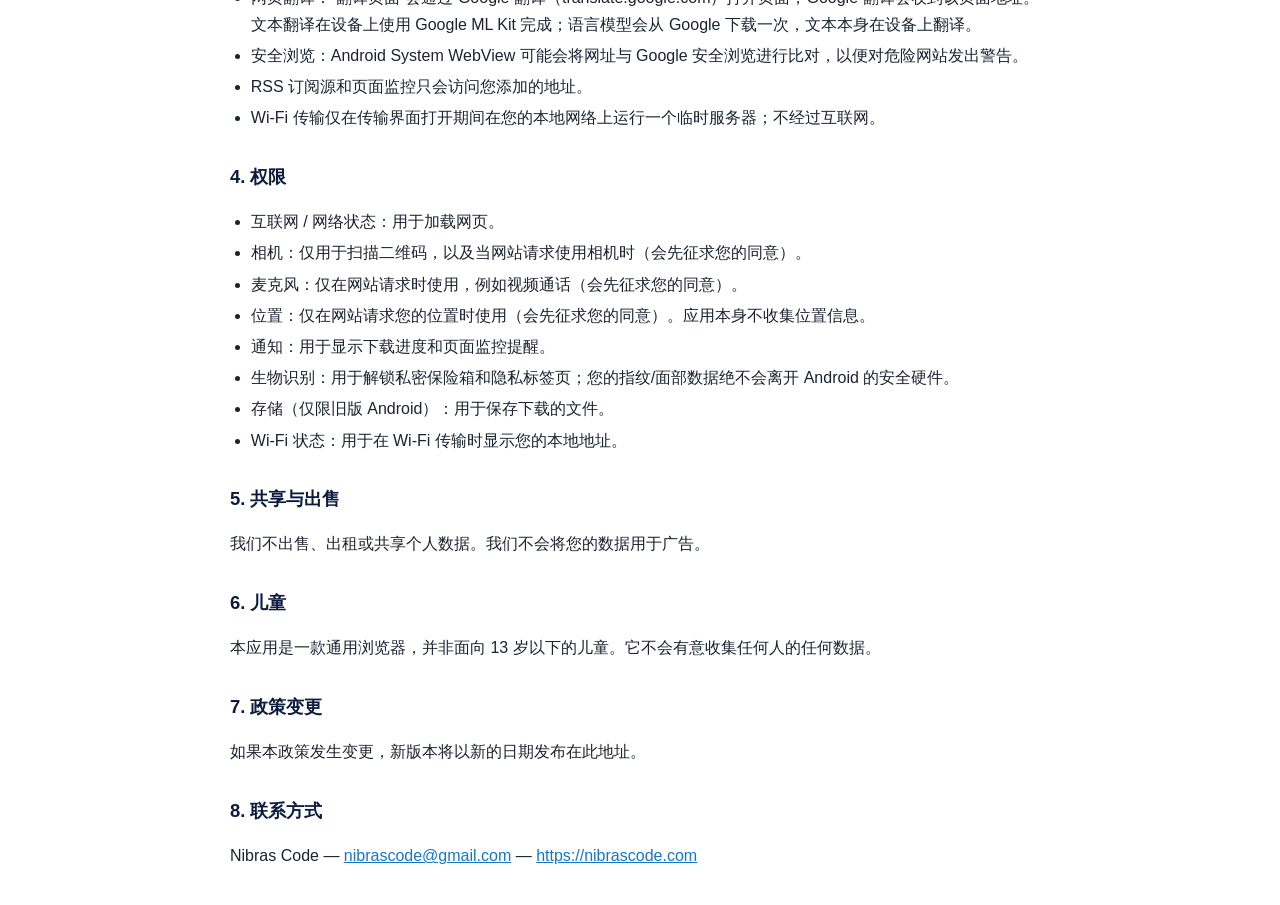
<file: docs/privacy-policy-zh.html>
<!DOCTYPE html><html lang="zh-Hans"><head><meta charset="utf-8"><meta name="viewport" content="width=device-width,initial-scale=1"><title>隐私政策 — Nibras Nova</title>
<meta name="description" content="Nibras Nova 浏览器隐私政策：无账户、无广告、无分析，所有数据仅保存在您的设备上。">
<link rel="canonical" href="https://nibrascode.com/privacy/nibras-nova-zh.html">
<link rel="alternate" hreflang="zh-Hans" href="https://nibrascode.com/privacy/nibras-nova-zh.html">
<link rel="alternate" hreflang="az" href="https://nibrascode.com/privacy/nibras-nova">
<link rel="alternate" hreflang="en" href="https://nibrascode.com/en/privacy/nibras-nova">
<link rel="alternate" hreflang="tr" href="https://nibrascode.com/tr/privacy/nibras-nova">
<link rel="alternate" hreflang="ru" href="https://nibrascode.com/ru/privacy/nibras-nova">
<link rel="alternate" hreflang="ar" href="https://nibrascode.com/ar/privacy/nibras-nova">
<link rel="alternate" hreflang="x-default" href="https://nibrascode.com/privacy/nibras-nova">
<style>
body{font-family:-apple-system,"PingFang SC","Microsoft YaHei",Roboto,Arial,sans-serif;line-height:1.7;color:#1c2330;max-width:820px;margin:0 auto;padding:20px}
h1{color:#0D1B3E;font-size:1.6em}h2{color:#0D1B3E;font-size:1.15em;margin-top:1.6em}a{color:#1478c8}.meta{color:#6b7480;font-size:.9em}ul{padding-left:1.3em}li{margin:4px 0}.langs a{margin-right:10px}
</style></head><body><h1>Nibras Nova 隐私政策</h1>
<p class="meta">最后更新：2026年10月30日 &middot; 应用版本 v1.0.2<br>应用名称：Nibras Nova &middot; 开发者：Nibras Code &middot; 网站：<a href="https://nibrascode.com">nibrascode.com</a> &middot; 联系方式：<a href="mailto:nibrascode@gmail.com">nibrascode@gmail.com</a></p>
<p class="langs">其他语言：<a href="https://nibrascode.com/privacy/nibras-nova" hreflang="az">Azərbaycan</a><a href="https://nibrascode.com/en/privacy/nibras-nova" hreflang="en">English</a><a href="https://nibrascode.com/tr/privacy/nibras-nova" hreflang="tr">Türkçe</a><a href="https://nibrascode.com/ru/privacy/nibras-nova" hreflang="ru">Русский</a><a href="https://nibrascode.com/ar/privacy/nibras-nova" hreflang="ar">العربية</a></p>

<h2>新功能与数据处理</h2>
<p><b>清真搜索模式：</b>搜索结果和网页上的图片由设备端模型（Yahoo open_nsfw，BSD 许可；TensorFlow Lite，Apache-2.0 许可；ML Kit 人脸检测——含人物的图片同样会被模糊）进行检查，未被判定为安全的图片会被模糊处理；图片绝不会被上传，“点按显示”可由家长 PIN 码保护。<b>礼拜提醒：</b>在每个礼拜时间开始前 10 分钟及开始时（可按每次礼拜分别设置）发出通知，按所选城市的时区在设备上计算。<b>家庭档案：</b>“成人”和“儿童”档案拥有各自独立的历史记录、书签、标签页和 Cookie；“儿童”档案只能打开家长批准的网站（默认为 nibrascode.com 和古兰经网站），切换回来需要 PIN 码。<b>HTML 练习场：</b>带实时预览、控制台、模板、已保存片段和 .html 导出功能的 HTML/CSS/JS 编辑器。上述所有数据均保留在设备上。</p>
<p><b>朝向（Qibla）界面：</b>带磁偏角校正的指南针及到天房（克尔白）的距离；如果设备没有指南针传感器，则仅显示方位角。城市名称支持 5 种语言（例如 Bakı、Gəncə、Məkkə；数据来自 GeoNames alternateNames，CC BY 4.0），并支持忽略重音符号的搜索。<b>家长控制：</b>4–6 位 PIN 码（使用 PBKDF2 加盐哈希，仅保存在设备上），用于更改设置、清除历史记录或执行紧急清除，另外还可设置额外的屏蔽网站和每日使用时长限制。连续输错 5 次后会临时锁定。如果忘记 PIN 码，唯一的恢复方式是重置应用数据；不使用任何外部服务。用于朝向功能的位置和传感器数据绝不会离开设备。</p>
<p>礼拜时间默认使用乌姆古拉（麦加）计算方法，可在“设置”中更改。城市选择：先选国家，再选城市（离线数据，GeoNames，CC BY 4.0）；时间按该城市的时区显示。</p>
<p><b>礼拜时间：</b>主页上的礼拜时间在您的设备上计算（adhan 库，无需联网）。如果您授予权限，仅使用大致（粗略）位置；坐标会被舍入到约 1 公里，仅保存在设备上，绝不会发送到任何地方。您也可以选择城市而不共享位置。</p>
<p><b>备份：</b>以 JSON 格式导出/导入书签和历史记录时，仅写入或读取您所选择的文件；不会上传任何内容。</p>
<p><b>家庭安全：</b>成人（18+）网站始终被屏蔽，并在 Google、Bing、DuckDuckGo 和 YouTube 上强制启用安全搜索。检查完全在您的设备上使用内置列表（StevenBlack/hosts，MIT 许可）进行；不会发送任何浏览数据。该保护在隐私标签页中同样有效。</p>

<h2>1. 概述</h2>
<p>Nibras Nova 是由 Nibras Code 开发的网页浏览器。它没有用户账户、没有广告、没有分析工具，也没有崩溃报告 SDK。您在应用中创建的所有内容（历史记录、书签、标签页、设置、笔记、保险箱项目）都只保存在您的设备上。我们作为开发者不会接收或存储您的任何数据。</p>
<h2>2. 存储在您设备上的数据</h2>
<ul><li>浏览历史、书签、已打开的标签页、快捷链接、下载列表、RSS 订阅源、页面监控、笔记/高亮、用户脚本和设置（保存在本地数据库和应用偏好设置中）。</li>
<li>隐私标签页中的浏览不会写入历史记录。</li>
<li>您创建的保险箱项目和备份使用 AES-256 加密，密钥或密码保留在您的设备上。</li>
<li>应用数据的 Android 云备份已关闭；只有在您自行导出时（书签 HTML 导出、加密备份文件、Wi-Fi 传输），数据才会离开设备。</li>
<li>您可以随时删除所有内容：清除历史记录、使用“紧急清除”或卸载应用。</li></ul>
<h2>3. 网络连接</h2>
<ul><li>您打开的网站：与任何浏览器一样，您的设备直接连接到这些网站。这些网站有各自的隐私政策。</li>
<li>搜索：您在地址栏中输入的内容会发送到您所选择的搜索引擎（默认 DuckDuckGo；也可选择 Google、Bing、Brave、Startpage 或自定义搜索引擎）。</li>
<li>安全 DNS（可选）：如果您开启 DNS-over-HTTPS，域名查询将发送到您选择的提供商（Cloudflare、Quad9 或 AdGuard）。如果您设置了代理，您的流量将经过该代理。</li>
<li>网页翻译：“翻译页面”会通过 Google 翻译（translate.google.com）打开页面，Google 翻译会收到该页面地址。文本翻译在设备上使用 Google ML Kit 完成；语言模型会从 Google 下载一次，文本本身在设备上翻译。</li>
<li>安全浏览：Android System WebView 可能会将网址与 Google 安全浏览进行比对，以便对危险网站发出警告。</li>
<li>RSS 订阅源和页面监控只会访问您添加的地址。</li>
<li>Wi-Fi 传输仅在传输界面打开期间在您的本地网络上运行一个临时服务器；不经过互联网。</li></ul>
<h2>4. 权限</h2>
<ul><li>互联网 / 网络状态：用于加载网页。</li>
<li>相机：仅用于扫描二维码，以及当网站请求使用相机时（会先征求您的同意）。</li>
<li>麦克风：仅在网站请求时使用，例如视频通话（会先征求您的同意）。</li>
<li>位置：仅在网站请求您的位置时使用（会先征求您的同意）。应用本身不收集位置信息。</li>
<li>通知：用于显示下载进度和页面监控提醒。</li>
<li>生物识别：用于解锁私密保险箱和隐私标签页；您的指纹/面部数据绝不会离开 Android 的安全硬件。</li>
<li>存储（仅限旧版 Android）：用于保存下载的文件。</li>
<li>Wi-Fi 状态：用于在 Wi-Fi 传输时显示您的本地地址。</li></ul>
<h2>5. 共享与出售</h2>
<p>我们不出售、出租或共享个人数据。我们不会将您的数据用于广告。</p>
<h2>6. 儿童</h2>
<p>本应用是一款通用浏览器，并非面向 13 岁以下的儿童。它不会有意收集任何人的任何数据。</p>
<h2>7. 政策变更</h2>
<p>如果本政策发生变更，新版本将以新的日期发布在此地址。</p>
<h2>8. 联系方式</h2>
<p>Nibras Code — <a href="mailto:nibrascode@gmail.com">nibrascode@gmail.com</a> — <a href="https://nibrascode.com">https://nibrascode.com</a></p>
</body></html>
</file>
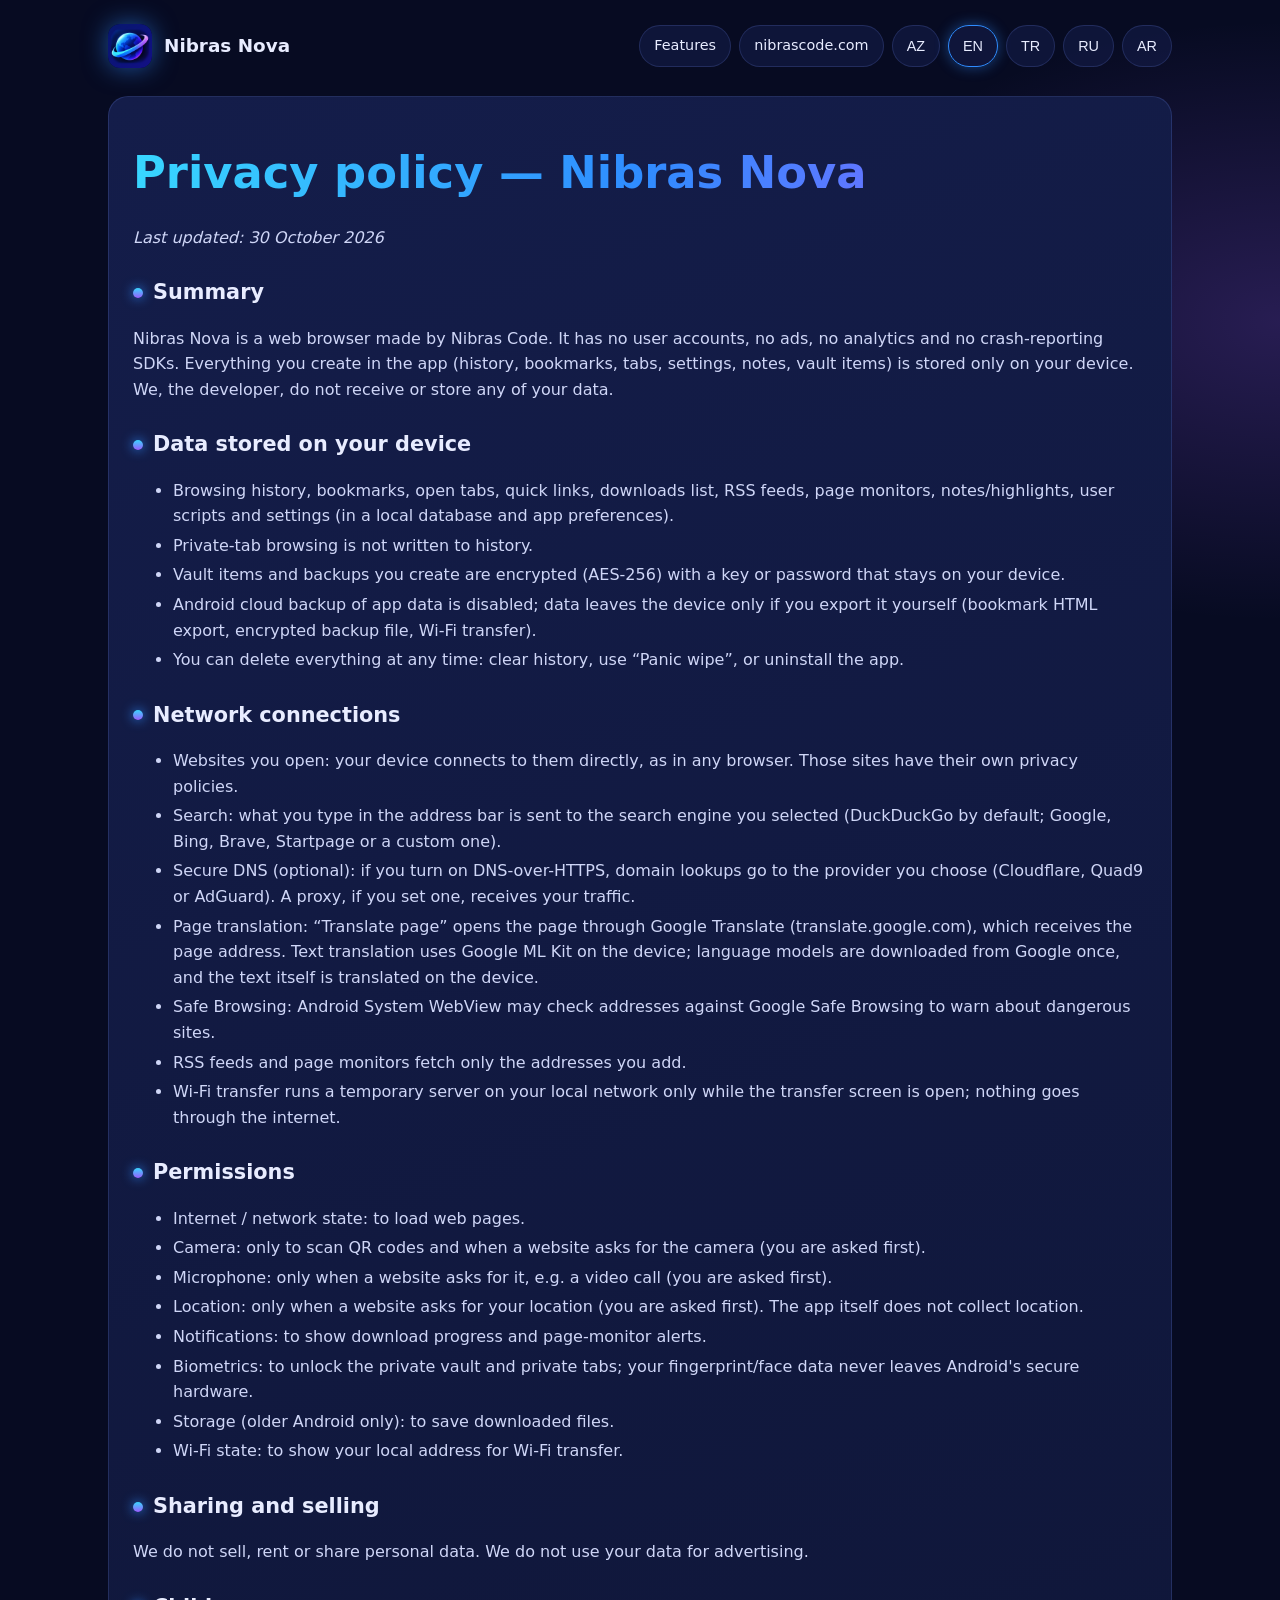
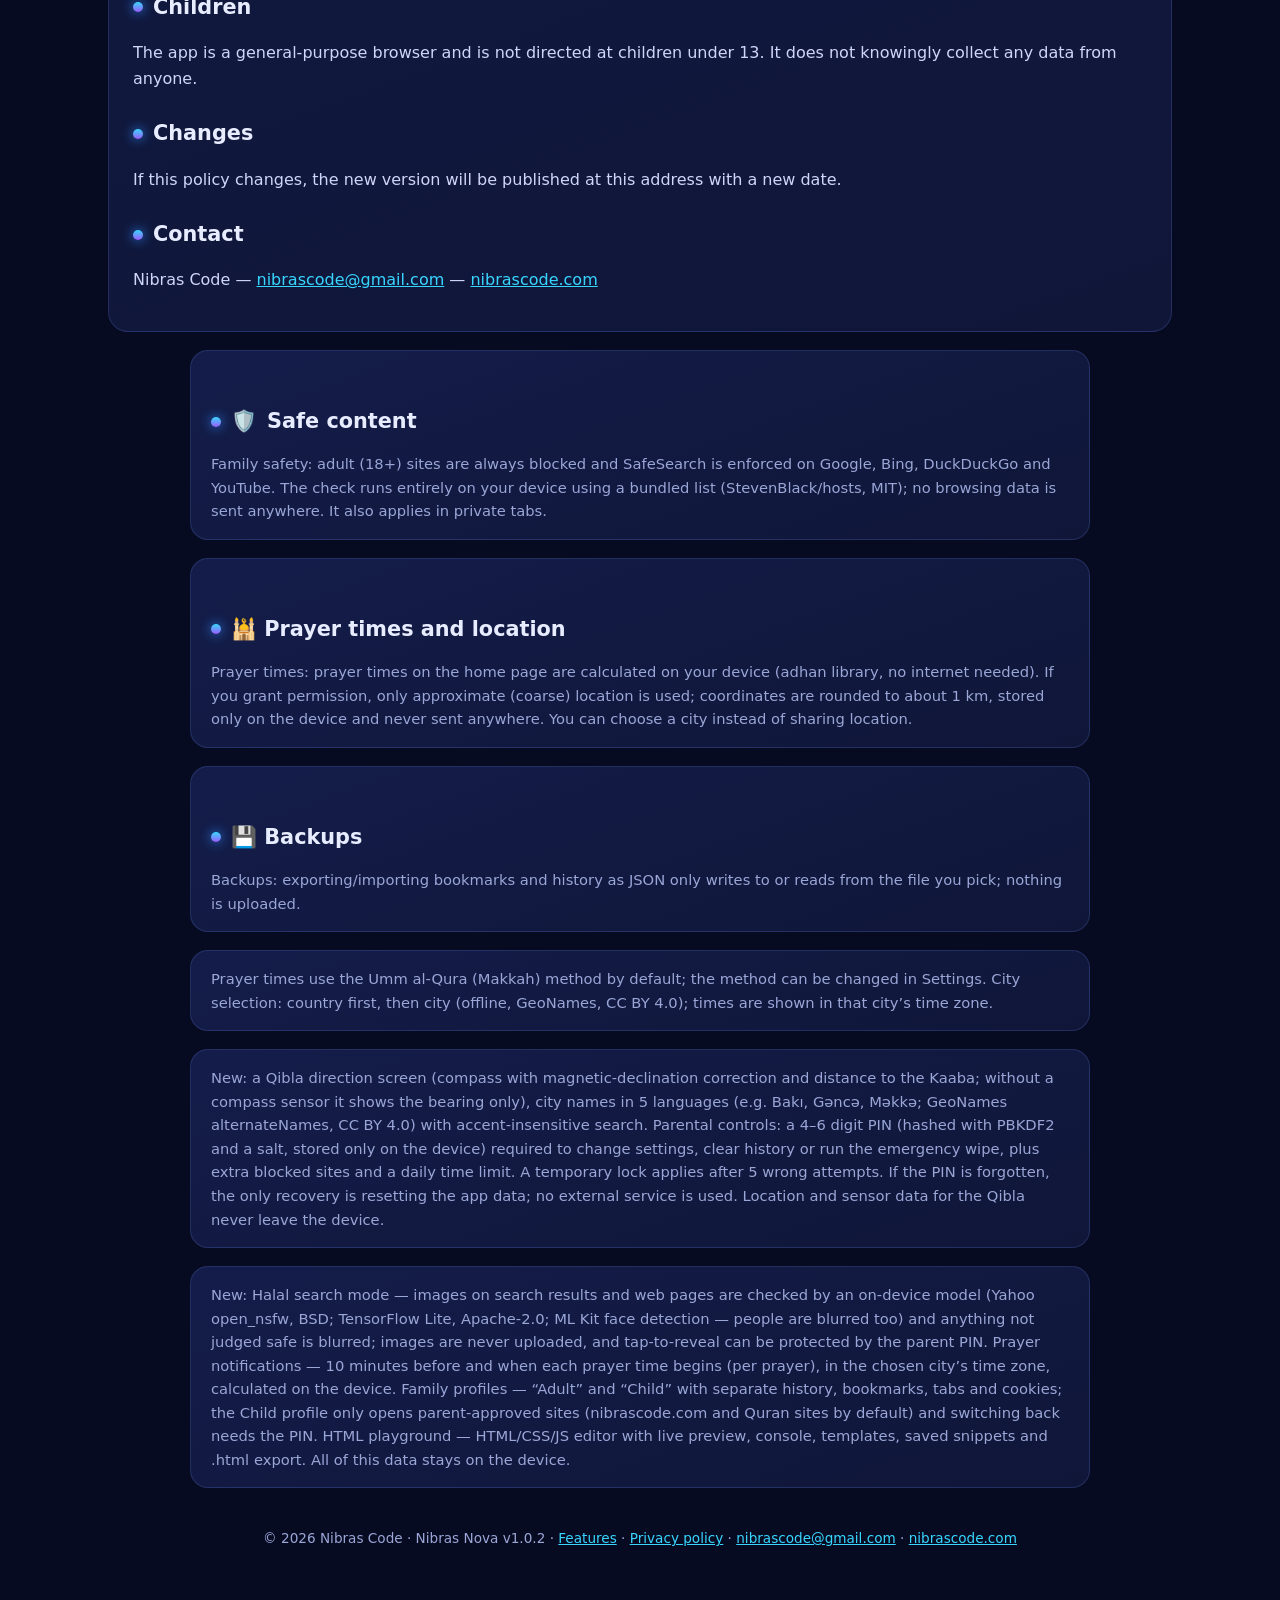
<file: docs/privacy-policy.html>
<!doctype html><html lang="az"><head><meta charset="utf-8"><meta name="viewport" content="width=device-width,initial-scale=1">
<title>Nibras Nova — Privacy Policy</title><meta name="description" content="Nibras Nova — fast, private Android browser by Nibras Code."><link rel="icon" href="icon.png"><link rel="stylesheet" href="style.css"><script src="lang.js"></script></head><body class="az"><div class="wrap"><nav><a class="brand" href="./"><img src="icon.png" alt="">Nibras Nova</a><div class="links"><a class="pill" href="./"><span data-lang="az">Funksiyalar</span><span data-lang="en">Features</span><span data-lang="tr">Özellikler</span><span data-lang="ru">Функции</span><span data-lang="ar">الميزات</span></a><a class="pill" href="https://nibrascode.com">nibrascode.com</a><button class="pill" data-set="az">AZ</button><button class="pill" data-set="en">EN</button><button class="pill" data-set="tr">TR</button><button class="pill" data-set="ru">RU</button><button class="pill" data-set="ar">AR</button></div></nav><div class="doc"><div data-lang="az"><h1>Məxfilik siyasəti — Nibras Nova</h1><p><em>Son yenilənmə: 30 oktyabr 2026</em></p><h2>Qısa məlumat</h2><p>Nibras Nova Nibras Code tərəfindən hazırlanmış veb brauzerdir. Tətbiqdə istifadəçi hesabı, reklam, analitika və ya xəta-hesabat SDK-ları yoxdur. Tətbiqdə yaratdığınız hər şey (tarixçə, əlfəcinlər, vərəqlər, ayarlar, qeydlər, seyf məzmunu) yalnız cihazınızda saxlanılır. Biz, yəni tərtibatçı, heç bir məlumatınızı almırıq və saxlamırıq.</p><h2>Cihazınızda saxlanılan məlumatlar</h2><ul><li>Baxış tarixçəsi, əlfəcinlər, açıq vərəqlər, sürətli keçidlər, yükləmələr siyahısı, RSS lentləri, səhifə izləyiciləri, qeyd və vurğulamalar, istifadəçi skriptləri və ayarlar (yerli verilənlər bazasında və tətbiq ayarlarında).</li><li>Gizli vərəqlərdəki baxışlar tarixçəyə yazılmır.</li><li>Seyfə əlavə etdikləriniz və ehtiyat nüsxələr cihazınızda qalan açar və ya parolla AES-256 üsulu ilə şifrələnir.</li><li>Tətbiq məlumatlarının Android bulud nüsxəsi söndürülüb; məlumat cihazdan yalnız siz özünüz ixrac etdikdə çıxır (əlfəcinlərin HTML ixracı, şifrəli ehtiyat faylı, Wi-Fi ilə ötürmə).</li><li>Hər şeyi istənilən vaxt silə bilərsiniz: tarixçəni təmizləyin, “Təcili silmə”dən istifadə edin və ya tətbiqi silin.</li></ul><h2>Şəbəkə bağlantıları</h2><ul><li>Açdığınız saytlar: hər brauzerdə olduğu kimi cihazınız onlara birbaşa qoşulur. Həmin saytların öz məxfilik siyasətləri var.</li><li>Axtarış: ünvan zolağına yazdığınız mətn seçdiyiniz axtarış sisteminə göndərilir (standart olaraq DuckDuckGo; həmçinin Google, Bing, Brave, Startpage və ya özünüzünkü).</li><li>Təhlükəsiz DNS (istəyə bağlı): DNS-over-HTTPS-i yandırsanız, domen sorğuları seçdiyiniz provayderə (Cloudflare, Quad9 və ya AdGuard) gedir. Proksi təyin etsəniz, trafikiniz ona ötürülür.</li><li>Səhifə tərcüməsi: “Səhifəni tərcümə et” səhifəni Google Translate (translate.google.com) vasitəsilə açır və o, səhifənin ünvanını alır. Mətn tərcüməsi cihazda Google ML Kit ilə edilir; dil modelləri bir dəfə Google-dan yüklənir, mətnin özü isə cihazda tərcümə olunur.</li><li>Təhlükəsiz baxış: Android System WebView təhlükəli saytlar barədə xəbərdarlıq üçün ünvanları Google Safe Browsing ilə yoxlaya bilər.</li><li>RSS lentləri və səhifə izləyiciləri yalnız sizin əlavə etdiyiniz ünvanlara müraciət edir.</li><li>Wi-Fi ilə ötürmə yalnız ötürmə ekranı açıq olanda yerli şəbəkənizdə müvəqqəti server işə salır; heç nə internetdən keçmir.</li></ul><h2>İcazələr</h2><ul><li>İnternet / şəbəkə vəziyyəti: veb səhifələri yükləmək üçün.</li><li>Kamera: yalnız QR kodu oxumaq üçün və sayt kamera istədikdə (əvvəlcə sizdən soruşulur).</li><li>Mikrofon: yalnız sayt istədikdə, məsələn, video zəng zamanı (əvvəlcə sizdən soruşulur).</li><li>Məkan: yalnız sayt məkanınızı istədikdə (əvvəlcə sizdən soruşulur). Tətbiqin özü məkan toplamır.</li><li>Bildirişlər: yükləmə gedişatını və səhifə izləyicisi xəbərdarlıqlarını göstərmək üçün.</li><li>Biometrika: gizli seyfi və gizli vərəqləri açmaq üçün; barmaq izi və üz məlumatınız Android-in qorunan aparat hissəsindən çıxmır.</li><li>Yaddaş (yalnız köhnə Android): yüklənmiş faylları saxlamaq üçün.</li><li>Wi-Fi vəziyyəti: Wi-Fi ötürməsi üçün yerli ünvanınızı göstərmək məqsədilə.</li></ul><h2>Paylaşma və satış</h2><p>Şəxsi məlumatları satmırıq, icarəyə vermirik və heç kimlə paylaşmırıq. Məlumatlarınızdan reklam üçün istifadə etmirik.</p><h2>Uşaqlar</h2><p>Tətbiq ümumi təyinatlı brauzerdir və 13 yaşdan kiçik uşaqlar üçün nəzərdə tutulmayıb. Heç kimdən bilərəkdən məlumat toplamır.</p><h2>Dəyişikliklər</h2><p>Bu siyasət dəyişərsə, yeni versiya yeni tarixlə bu ünvanda dərc olunacaq.</p><h2>Əlaqə</h2><p>Nibras Code — <a href="mailto:nibrascode@gmail.com">nibrascode@gmail.com</a> — <a href="https://nibrascode.com">nibrascode.com</a></p></div><div data-lang="en"><h1>Privacy policy — Nibras Nova</h1><p><em>Last updated: 30 October 2026</em></p><h2>Summary</h2><p>Nibras Nova is a web browser made by Nibras Code. It has no user accounts, no ads, no analytics and no crash-reporting SDKs. Everything you create in the app (history, bookmarks, tabs, settings, notes, vault items) is stored only on your device. We, the developer, do not receive or store any of your data.</p><h2>Data stored on your device</h2><ul><li>Browsing history, bookmarks, open tabs, quick links, downloads list, RSS feeds, page monitors, notes/highlights, user scripts and settings (in a local database and app preferences).</li><li>Private-tab browsing is not written to history.</li><li>Vault items and backups you create are encrypted (AES-256) with a key or password that stays on your device.</li><li>Android cloud backup of app data is disabled; data leaves the device only if you export it yourself (bookmark HTML export, encrypted backup file, Wi-Fi transfer).</li><li>You can delete everything at any time: clear history, use “Panic wipe”, or uninstall the app.</li></ul><h2>Network connections</h2><ul><li>Websites you open: your device connects to them directly, as in any browser. Those sites have their own privacy policies.</li><li>Search: what you type in the address bar is sent to the search engine you selected (DuckDuckGo by default; Google, Bing, Brave, Startpage or a custom one).</li><li>Secure DNS (optional): if you turn on DNS-over-HTTPS, domain lookups go to the provider you choose (Cloudflare, Quad9 or AdGuard). A proxy, if you set one, receives your traffic.</li><li>Page translation: “Translate page” opens the page through Google Translate (translate.google.com), which receives the page address. Text translation uses Google ML Kit on the device; language models are downloaded from Google once, and the text itself is translated on the device.</li><li>Safe Browsing: Android System WebView may check addresses against Google Safe Browsing to warn about dangerous sites.</li><li>RSS feeds and page monitors fetch only the addresses you add.</li><li>Wi-Fi transfer runs a temporary server on your local network only while the transfer screen is open; nothing goes through the internet.</li></ul><h2>Permissions</h2><ul><li>Internet / network state: to load web pages.</li><li>Camera: only to scan QR codes and when a website asks for the camera (you are asked first).</li><li>Microphone: only when a website asks for it, e.g. a video call (you are asked first).</li><li>Location: only when a website asks for your location (you are asked first). The app itself does not collect location.</li><li>Notifications: to show download progress and page-monitor alerts.</li><li>Biometrics: to unlock the private vault and private tabs; your fingerprint/face data never leaves Android&#x27;s secure hardware.</li><li>Storage (older Android only): to save downloaded files.</li><li>Wi-Fi state: to show your local address for Wi-Fi transfer.</li></ul><h2>Sharing and selling</h2><p>We do not sell, rent or share personal data. We do not use your data for advertising.</p><h2>Children</h2><p>The app is a general-purpose browser and is not directed at children under 13. It does not knowingly collect any data from anyone.</p><h2>Changes</h2><p>If this policy changes, the new version will be published at this address with a new date.</p><h2>Contact</h2><p>Nibras Code — <a href="mailto:nibrascode@gmail.com">nibrascode@gmail.com</a> — <a href="https://nibrascode.com">nibrascode.com</a></p></div><div data-lang="tr"><h1>Gizlilik politikası — Nibras Nova</h1><p><em>Son güncelleme: 30 Ekim 2026</em></p><h2>Özet</h2><p>Nibras Nova, Nibras Code tarafından geliştirilen bir web tarayıcısıdır. Kullanıcı hesabı, reklam, analiz veya hata raporlama SDK&#x27;sı yoktur. Uygulamada oluşturduğunuz her şey (geçmiş, yer imleri, sekmeler, ayarlar, notlar, kasa içeriği) yalnızca cihazınızda saklanır. Geliştirici olarak hiçbir verinizi almıyor ve saklamıyoruz.</p><h2>Cihazınızda saklanan veriler</h2><ul><li>Gezinme geçmişi, yer imleri, açık sekmeler, hızlı bağlantılar, indirme listesi, RSS akışları, sayfa izleyiciler, notlar/vurgular, kullanıcı betikleri ve ayarlar (yerel veritabanında ve uygulama tercihlerinde).</li><li>Gizli sekmelerdeki gezinme geçmişe yazılmaz.</li><li>Kasa öğeleri ve yedekler, cihazınızda kalan bir anahtar veya parolayla AES-256 ile şifrelenir.</li><li>Uygulama verilerinin Android bulut yedeği kapalıdır; veriler cihazdan yalnızca siz dışa aktardığınızda çıkar (HTML yer imi dışa aktarma, şifreli yedek dosyası, Wi-Fi aktarımı).</li><li>Her şeyi istediğiniz zaman silebilirsiniz: geçmişi temizleyin, “Acil silme”yi kullanın veya uygulamayı kaldırın.</li></ul><h2>Ağ bağlantıları</h2><ul><li>Açtığınız siteler: her tarayıcıda olduğu gibi cihazınız onlara doğrudan bağlanır. Bu sitelerin kendi gizlilik politikaları vardır.</li><li>Arama: adres çubuğuna yazdığınız metin seçtiğiniz arama motoruna gönderilir (varsayılan DuckDuckGo; ayrıca Google, Bing, Brave, Startpage veya özel).</li><li>Güvenli DNS (isteğe bağlı): DNS-over-HTTPS&#x27;i açarsanız alan adı sorguları seçtiğiniz sağlayıcıya (Cloudflare, Quad9 veya AdGuard) gider. Proxy ayarlarsanız trafiğiniz ona iletilir.</li><li>Sayfa çevirisi: “Sayfayı çevir” sayfayı Google Translate (translate.google.com) üzerinden açar ve sayfa adresi oraya gider. Metin çevirisi cihazda Google ML Kit ile yapılır; dil modelleri bir kez Google&#x27;dan indirilir, metnin kendisi cihazda çevrilir.</li><li>Güvenli Tarama: Android System WebView, tehlikeli siteler için adresleri Google Güvenli Tarama ile kontrol edebilir.</li><li>RSS akışları ve sayfa izleyiciler yalnızca sizin eklediğiniz adreslere bağlanır.</li><li>Wi-Fi aktarımı yalnızca aktarım ekranı açıkken yerel ağınızda geçici bir sunucu çalıştırır; hiçbir şey internetten geçmez.</li></ul><h2>İzinler</h2><ul><li>İnternet / ağ durumu: web sayfalarını yüklemek için.</li><li>Kamera: yalnızca QR kod okumak için ve bir site kamera istediğinde (önce size sorulur).</li><li>Mikrofon: yalnızca bir site istediğinde, ör. görüntülü görüşme (önce size sorulur).</li><li>Konum: yalnızca bir site konumunuzu istediğinde (önce size sorulur). Uygulamanın kendisi konum toplamaz.</li><li>Bildirimler: indirme ilerlemesini ve sayfa izleyici uyarılarını göstermek için.</li><li>Biyometri: gizli kasayı ve gizli sekmeleri açmak için; parmak izi/yüz verileriniz Android&#x27;in güvenli donanımından çıkmaz.</li><li>Depolama (yalnızca eski Android): indirilen dosyaları kaydetmek için.</li><li>Wi-Fi durumu: Wi-Fi aktarımı için yerel adresinizi göstermek amacıyla.</li></ul><h2>Paylaşma ve satış</h2><p>Kişisel verileri satmıyor, kiralamıyor ve paylaşmıyoruz. Verilerinizi reklam için kullanmıyoruz.</p><h2>Çocuklar</h2><p>Uygulama genel amaçlı bir tarayıcıdır ve 13 yaşından küçük çocuklara yönelik değildir. Hiç kimseden bilerek veri toplamaz.</p><h2>Değişiklikler</h2><p>Bu politika değişirse yeni sürüm yeni tarihle bu adreste yayımlanır.</p><h2>İletişim</h2><p>Nibras Code — <a href="mailto:nibrascode@gmail.com">nibrascode@gmail.com</a> — <a href="https://nibrascode.com">nibrascode.com</a></p></div><div data-lang="ru"><h1>Политика конфиденциальности — Nibras Nova</h1><p><em>Обновлено: 30 октября 2026</em></p><h2>Кратко</h2><p>Nibras Nova — веб-браузер от Nibras Code. В нём нет учётных записей, рекламы, аналитики и SDK для отчётов о сбоях. Всё, что вы создаёте в приложении (история, закладки, вкладки, настройки, заметки, содержимое хранилища), хранится только на вашем устройстве. Мы, разработчик, не получаем и не храним ваши данные.</p><h2>Данные на вашем устройстве</h2><ul><li>История, закладки, открытые вкладки, быстрые ссылки, список загрузок, RSS-ленты, отслеживаемые страницы, заметки/выделения, пользовательские скрипты и настройки (в локальной базе данных и настройках приложения).</li><li>Просмотр в приватных вкладках не записывается в историю.</li><li>Элементы хранилища и резервные копии шифруются (AES-256) ключом или паролем, который остаётся на устройстве.</li><li>Облачное резервное копирование Android для данных приложения отключено; данные покидают устройство, только если вы сами их экспортируете (HTML-экспорт закладок, зашифрованная копия, передача по Wi-Fi).</li><li>Вы можете удалить всё в любой момент: очистить историю, использовать «Экстренную очистку» или удалить приложение.</li></ul><h2>Сетевые подключения</h2><ul><li>Открываемые сайты: устройство подключается к ним напрямую, как в любом браузере. У этих сайтов свои политики конфиденциальности.</li><li>Поиск: текст из адресной строки отправляется в выбранную поисковую систему (по умолчанию DuckDuckGo; также Google, Bing, Brave, Startpage или своя).</li><li>Безопасный DNS (по желанию): если включить DNS-over-HTTPS, запросы доменов идут выбранному провайдеру (Cloudflare, Quad9 или AdGuard). Если задать прокси, трафик идёт через него.</li><li>Перевод страницы: «Перевести страницу» открывает её через Google Translate (translate.google.com), который получает адрес страницы. Перевод текста выполняется на устройстве с помощью Google ML Kit; языковые модели один раз скачиваются у Google, а сам текст переводится на устройстве.</li><li>Безопасный просмотр: Android System WebView может проверять адреса через Google Safe Browsing, чтобы предупреждать об опасных сайтах.</li><li>RSS-ленты и отслеживание страниц обращаются только к добавленным вами адресам.</li><li>Передача по Wi-Fi запускает временный сервер только в вашей локальной сети и только пока открыт экран передачи; через интернет ничего не идёт.</li></ul><h2>Разрешения</h2><ul><li>Интернет / состояние сети: для загрузки страниц.</li><li>Камера: только для сканирования QR-кодов и когда сайт запрашивает камеру (сначала спрашиваем вас).</li><li>Микрофон: только когда сайт его запрашивает, например для видеозвонка (сначала спрашиваем вас).</li><li>Местоположение: только когда сайт запрашивает его (сначала спрашиваем вас). Само приложение местоположение не собирает.</li><li>Уведомления: для прогресса загрузок и оповещений об изменениях страниц.</li><li>Биометрия: для открытия хранилища и приватных вкладок; данные отпечатка/лица не покидают защищённое оборудование Android.</li><li>Хранилище (только старые версии Android): для сохранения загруженных файлов.</li><li>Состояние Wi-Fi: чтобы показать локальный адрес для передачи по Wi-Fi.</li></ul><h2>Передача и продажа</h2><p>Мы не продаём, не сдаём в аренду и не передаём персональные данные и не используем их для рекламы.</p><h2>Дети</h2><p>Приложение — браузер общего назначения и не предназначено для детей младше 13 лет. Оно ни у кого сознательно не собирает данные.</p><h2>Изменения</h2><p>Если политика изменится, новая версия с новой датой будет опубликована по этому адресу.</p><h2>Контакты</h2><p>Nibras Code — <a href="mailto:nibrascode@gmail.com">nibrascode@gmail.com</a> — <a href="https://nibrascode.com">nibrascode.com</a></p></div><div data-lang="ar"><h1>سياسة الخصوصية — Nibras Nova</h1><p><em>آخر تحديث: 30 أكتوبر 2026</em></p><h2>ملخص</h2><p>نبراس نوفا متصفح ويب من تطوير Nibras Code. لا يحتوي على حسابات مستخدمين أو إعلانات أو تحليلات أو أدوات تقارير أعطال. كل ما تنشئه في التطبيق (السجل، الإشارات، علامات التبويب، الإعدادات، الملاحظات، محتوى الخزنة) يُحفظ على جهازك فقط. نحن، المطوّر، لا نستلم أي بيانات منك ولا نخزّنها.</p><h2>البيانات المحفوظة على جهازك</h2><ul><li>سجل التصفح والإشارات والعلامات المفتوحة والروابط السريعة وقائمة التنزيلات وخلاصات RSS والصفحات المراقبة والملاحظات والتظليل والسكربتات والإعدادات (في قاعدة بيانات محلية وتفضيلات التطبيق).</li><li>لا يُكتب التصفح في العلامات الخفية إلى السجل.</li><li>تُشفَّر عناصر الخزنة والنسخ الاحتياطية (AES-256) بمفتاح أو كلمة مرور تبقى على جهازك.</li><li>النسخ الاحتياطي السحابي لبيانات التطبيق في أندرويد معطّل؛ لا تغادر البيانات الجهاز إلا إذا صدّرتها بنفسك (تصدير الإشارات HTML، ملف نسخة مشفّرة، النقل عبر Wi-Fi).</li><li>يمكنك حذف كل شيء في أي وقت: امسح السجل، أو استخدم «المسح الطارئ»، أو احذف التطبيق.</li></ul><h2>الاتصالات الشبكية</h2><ul><li>المواقع التي تفتحها: يتصل جهازك بها مباشرة كما في أي متصفح، ولهذه المواقع سياسات خصوصية خاصة بها.</li><li>البحث: يُرسل ما تكتبه في شريط العنوان إلى محرك البحث الذي اخترته (DuckDuckGo افتراضيًا، أو Google أو Bing أو Brave أو Startpage أو محرك مخصص).</li><li>DNS الآمن (اختياري): إذا فعّلت DNS عبر HTTPS، تذهب استعلامات النطاقات إلى المزوّد الذي تختاره (Cloudflare أو Quad9 أو AdGuard). وإذا ضبطت وكيلًا، تمر حركة البيانات عبره.</li><li>ترجمة الصفحة: «ترجمة الصفحة» تفتح الصفحة عبر Google Translate (translate.google.com) الذي يتلقى عنوان الصفحة. أما ترجمة النص فتتم على الجهاز عبر Google ML Kit؛ تُنزَّل نماذج اللغة مرة واحدة من Google، ويُترجم النص نفسه على الجهاز.</li><li>التصفح الآمن: قد يتحقق Android System WebView من العناوين عبر Google Safe Browsing للتحذير من المواقع الخطرة.</li><li>تتصل خلاصات RSS ومراقبة الصفحات بالعناوين التي تضيفها أنت فقط.</li><li>يشغّل النقل عبر Wi-Fi خادمًا مؤقتًا على شبكتك المحلية فقط أثناء فتح شاشة النقل؛ لا يمر شيء عبر الإنترنت.</li></ul><h2>الأذونات</h2><ul><li>الإنترنت / حالة الشبكة: لتحميل صفحات الويب.</li><li>الكاميرا: فقط لمسح رموز QR وعندما يطلبها موقع (نسألك أولًا).</li><li>الميكروفون: فقط عندما يطلبه موقع، مثل مكالمة فيديو (نسألك أولًا).</li><li>الموقع الجغرافي: فقط عندما يطلبه موقع (نسألك أولًا). التطبيق نفسه لا يجمع موقعك.</li><li>الإشعارات: لعرض تقدّم التنزيل وتنبيهات مراقبة الصفحات.</li><li>القياسات الحيوية: لفتح الخزنة والعلامات الخفية؛ لا تغادر بيانات البصمة/الوجه العتاد الآمن في أندرويد.</li><li>التخزين (إصدارات أندرويد القديمة فقط): لحفظ الملفات المنزّلة.</li><li>حالة Wi-Fi: لعرض عنوانك المحلي للنقل عبر Wi-Fi.</li></ul><h2>المشاركة والبيع</h2><p>لا نبيع البيانات الشخصية ولا نؤجّرها ولا نشاركها، ولا نستخدم بياناتك للإعلانات.</p><h2>الأطفال</h2><p>التطبيق متصفح عام وغير موجّه للأطفال دون 13 عامًا، ولا يجمع عن قصد أي بيانات من أي شخص.</p><h2>التغييرات</h2><p>إذا تغيّرت هذه السياسة، ستُنشر النسخة الجديدة بتاريخ جديد على هذا العنوان.</p><h2>التواصل</h2><p>Nibras Code — <a href="mailto:nibrascode@gmail.com">nibrascode@gmail.com</a> — <a href="https://nibrascode.com">nibrascode.com</a></p></div></div><section class="card" style="margin:18px auto;max-width:900px;padding:16px 20px"><h2>🛡️ <span data-lang="az">Təhlükəsiz məzmun</span><span data-lang="en">Safe content</span><span data-lang="tr">Güvenli içerik</span><span data-lang="ru">Безопасный контент</span><span data-lang="ar">محتوى آمن</span></h2><p><span data-lang="az">Uşaq və ailə üçün təhlükəsizlik: yetkin (18+) saytlar həmişə bloklanır, Google, Bing, DuckDuckGo və YouTube-da təhlükəsiz axtarış məcburidir. Yoxlama tamamilə cihazda, daxili siyahı (StevenBlack/hosts, MIT) ilə aparılır; heç bir baxış məlumatı heç yerə göndərilmir. Gizli vərəqlərdə də işləyir.</span><span data-lang="en">Family safety: adult (18+) sites are always blocked and SafeSearch is enforced on Google, Bing, DuckDuckGo and YouTube. The check runs entirely on your device using a bundled list (StevenBlack/hosts, MIT); no browsing data is sent anywhere. It also applies in private tabs.</span><span data-lang="tr">Aile güvenliği: yetişkin (18+) siteler her zaman engellenir; Google, Bing, DuckDuckGo ve YouTube’da Güvenli Arama zorunludur. Kontrol tamamen cihazda, uygulamaya gömülü liste (StevenBlack/hosts, MIT) ile yapılır; hiçbir tarama verisi bir yere gönderilmez. Gizli sekmelerde de çalışır.</span><span data-lang="ru">Безопасность семьи: сайты для взрослых (18+) всегда блокируются, в Google, Bing, DuckDuckGo и YouTube принудительно включён безопасный поиск. Проверка выполняется полностью на устройстве по встроенному списку (StevenBlack/hosts, MIT); данные о просмотре никуда не отправляются. Работает и в приватных вкладках.</span><span data-lang="ar">أمان العائلة: تُحظر المواقع الإباحية (18+) دائمًا، ويُفرض البحث الآمن في Google وBing وDuckDuckGo وYouTube. يتم الفحص بالكامل على جهازك باستخدام قائمة مدمجة (StevenBlack/hosts، رخصة MIT)؛ ولا تُرسل أي بيانات تصفح إلى أي جهة. ويعمل أيضًا في الألسنة الخاصة.</span></p></section><section class="card" style="margin:18px auto;max-width:900px;padding:16px 20px"><h2><span data-lang="az">🕌 Namaz vaxtları və yer</span><span data-lang="en">🕌 Prayer times and location</span><span data-lang="tr">🕌 Namaz vakitleri ve konum</span><span data-lang="ru">🕌 Время намаза и местоположение</span><span data-lang="ar">🕌 مواقيت الصلاة والموقع</span></h2><p><span data-lang="az">Namaz vaxtları: ana səhifədəki namaz vaxtları cihazda hesablanır (adhan kitabxanası, internet tələb olunmur). İcazə versəniz, yalnız təxmini (coarse) yer istifadə olunur; koordinatlar ~1 km dəqiqliyinə yuvarlaqlaşdırılıb yalnız cihazda saxlanır və heç yerə göndərilmir. İstəsəniz yer əvəzinə şəhər seçə bilərsiniz.</span><span data-lang="en">Prayer times: prayer times on the home page are calculated on your device (adhan library, no internet needed). If you grant permission, only approximate (coarse) location is used; coordinates are rounded to about 1 km, stored only on the device and never sent anywhere. You can choose a city instead of sharing location.</span><span data-lang="tr">Namaz vakitleri: ana sayfadaki namaz vakitleri cihazınızda hesaplanır (adhan kütüphanesi, internet gerekmez). İzin verirseniz yalnızca yaklaşık (coarse) konum kullanılır; koordinatlar yaklaşık 1 km’ye yuvarlanır, yalnızca cihazda saklanır ve hiçbir yere gönderilmez. Konum yerine şehir de seçebilirsiniz.</span><span data-lang="ru">Время намаза: время намаза на главной рассчитывается на устройстве (библиотека adhan, интернет не нужен). Если вы дадите разрешение, используется только примерное местоположение; координаты округляются примерно до 1 км, хранятся только на устройстве и никуда не отправляются. Вместо местоположения можно выбрать город.</span><span data-lang="ar">مواقيت الصلاة: تُحسب مواقيت الصلاة في الصفحة الرئيسية على جهازك (مكتبة adhan، دون حاجة إلى الإنترنت). إذا منحت الإذن، يُستخدم الموقع التقريبي فقط؛ تُقرَّب الإحداثيات إلى نحو 1 كم، وتُحفظ على الجهاز فقط ولا تُرسل إلى أي جهة. يمكنك اختيار مدينة بدلًا من مشاركة الموقع.</span></p></section><section class="card" style="margin:18px auto;max-width:900px;padding:16px 20px"><h2><span data-lang="az">💾 Ehtiyat nüsxə</span><span data-lang="en">💾 Backups</span><span data-lang="tr">💾 Yedekler</span><span data-lang="ru">💾 Резервные копии</span><span data-lang="ar">💾 النسخ الاحتياطي</span></h2><p><span data-lang="az">Ehtiyat nüsxə: əlfəcin və tarixçəni JSON faylına ixrac/idxal etmək yalnız sizin seçdiyiniz fayla yazılır; tətbiq heç nə yükləmir.</span><span data-lang="en">Backups: exporting/importing bookmarks and history as JSON only writes to or reads from the file you pick; nothing is uploaded.</span><span data-lang="tr">Yedekler: yer imlerini ve geçmişi JSON olarak dışa/içe aktarma yalnızca seçtiğiniz dosyaya yazar veya ondan okur; hiçbir şey yüklenmez.</span><span data-lang="ru">Резервные копии: экспорт/импорт закладок и истории в JSON записывает и читает только выбранный вами файл; ничего не загружается в сеть.</span><span data-lang="ar">النسخ الاحتياطي: تصدير/استيراد الإشارات والسجل بصيغة JSON يكتب أو يقرأ الملف الذي تختاره فقط؛ ولا يُرفع أي شيء.</span></p></section><section class="card" style="margin:18px auto;max-width:900px;padding:16px 20px"><p><span data-lang="az">Namaz vaxtları standart olaraq Ümmül-Qura (Məkkə) metodu ilə hesablanır; metod ayarlarda dəyişdirilə bilər. Şəhər seçimi: əvvəl ölkə, sonra şəhər (oflayn, GeoNames, CC BY 4.0), vaxtlar həmin şəhərin saat qurşağında göstərilir.</span><span data-lang="en">Prayer times use the Umm al-Qura (Makkah) method by default; the method can be changed in Settings. City selection: country first, then city (offline, GeoNames, CC BY 4.0); times are shown in that city’s time zone.</span><span data-lang="tr">Namaz vakitleri varsayılan olarak Ümmü’l-Kurâ (Mekke) yöntemiyle hesaplanır; yöntem ayarlardan değiştirilebilir. Şehir seçimi: önce ülke, sonra şehir (çevrimdışı, GeoNames, CC BY 4.0); vakitler o şehrin saat diliminde gösterilir.</span><span data-lang="ru">Время намаза по умолчанию рассчитывается методом Умм аль-Кура (Мекка); метод можно изменить в настройках. Выбор города: сначала страна, затем город (офлайн, GeoNames, CC BY 4.0); время показывается в часовом поясе этого города.</span><span data-lang="ar">تُحسب مواقيت الصلاة افتراضيًا بطريقة أم القرى (مكة)، ويمكن تغيير الطريقة من الإعدادات. اختيار المدينة: الدولة أولًا ثم المدينة (دون اتصال، GeoNames، رخصة CC BY 4.0)، وتُعرض الأوقات بتوقيت تلك المدينة.</span></p></section><section class="card" style="margin:18px auto;max-width:900px;padding:16px 20px"><p><span data-lang="az">Yeni: Qiblə istiqaməti ekranı (kompas, maqnit meylinin düzəlişi, Kəbəyə məsafə; sensor yoxdursa yalnız dərəcə göstərilir), şəhər adları 5 dildə (məs. Bakı, Gəncə, Məkkə; GeoNames alternateNames, CC BY 4.0) və axtarışda ə/ı/ş/ç/ğ/ö/ü fərqi nəzərə alınmır. Valideyn nəzarəti: 4–6 rəqəmli PIN (PBKDF2 + duz ilə hash-lənir, yalnız cihazda saxlanır), ayarların dəyişdirilməsi, tarixçənin silinməsi və təcili silmə üçün PIN tələbi, əlavə bloklanan saytlar, gündəlik vaxt limiti. 5 səhv cəhddən sonra müvəqqəti kilid. PIN unudularsa, yeganə yol tətbiq məlumatlarını sıfırlamaqdır; heç bir xarici xidmət istifadə olunmur. Qiblə üçün yer və sensor məlumatları cihazdan çıxmır.</span><span data-lang="en">New: a Qibla direction screen (compass with magnetic-declination correction and distance to the Kaaba; without a compass sensor it shows the bearing only), city names in 5 languages (e.g. Bakı, Gəncə, Məkkə; GeoNames alternateNames, CC BY 4.0) with accent-insensitive search. Parental controls: a 4–6 digit PIN (hashed with PBKDF2 and a salt, stored only on the device) required to change settings, clear history or run the emergency wipe, plus extra blocked sites and a daily time limit. A temporary lock applies after 5 wrong attempts. If the PIN is forgotten, the only recovery is resetting the app data; no external service is used. Location and sensor data for the Qibla never leave the device.</span><span data-lang="tr">Yeni: Kıble yönü ekranı (manyetik sapma düzeltmeli pusula ve Kâbe’ye uzaklık; pusula sensörü yoksa yalnızca derece gösterilir), 5 dilde şehir adları (ör. Bakı, Gəncə, Mekke; GeoNames alternateNames, CC BY 4.0) ve harf işaretlerine duyarsız arama. Ebeveyn denetimi: ayarları değiştirmek, geçmişi silmek veya acil silmeyi çalıştırmak için 4–6 haneli PIN (PBKDF2 ve tuz ile hash’lenir, yalnızca cihazda saklanır), ek engellenen siteler ve günlük süre sınırı. 5 yanlış denemeden sonra geçici kilit uygulanır. PIN unutulursa tek kurtarma yolu uygulama verilerini sıfırlamaktır; hiçbir harici hizmet kullanılmaz. Kıble için konum ve sensör verileri cihazdan çıkmaz.</span><span data-lang="ru">Новое: экран направления киблы (компас с поправкой на магнитное склонение и расстояние до Каабы; без датчика компаса показывается только азимут), названия городов на 5 языках (напр. Баку, Гянджа, Мекка; GeoNames alternateNames, CC BY 4.0) и поиск без учёта диакритики. Родительский контроль: PIN из 4–6 цифр (хешируется PBKDF2 с солью, хранится только на устройстве) для изменения настроек, очистки истории и экстренного удаления, а также доп. блокировка сайтов и дневной лимит времени. После 5 неверных попыток — временная блокировка. Если PIN забыт, единственный способ — сброс данных приложения; внешние сервисы не используются. Данные о местоположении и датчиках для киблы не покидают устройство.</span><span data-lang="ar">جديد: شاشة اتجاه القبلة (بوصلة مع تصحيح الانحراف المغناطيسي والمسافة إلى الكعبة؛ وبدون حساس بوصلة تُعرض الزاوية فقط)، وأسماء المدن بخمس لغات (مثل باكو وكنجة ومكة؛ GeoNames alternateNames، رخصة CC BY 4.0) مع بحث لا يتأثر بالتشكيل والحروف الخاصة. الرقابة الأبوية: رمز PIN من 4–6 أرقام (يُجزّأ بـ PBKDF2 مع ملح ويُحفظ على الجهاز فقط) مطلوب لتغيير الإعدادات ومسح السجل والمسح الطارئ، مع مواقع محظورة إضافية وحد وقت يومي. يُطبَّق قفل مؤقت بعد 5 محاولات خاطئة. إذا نُسي الرمز فالحل الوحيد إعادة ضبط بيانات التطبيق؛ ولا تُستخدم أي خدمة خارجية. بيانات الموقع والحساسات للقبلة لا تغادر الجهاز.</span></p></section><section class="card" style="margin:18px auto;max-width:900px;padding:16px 20px"><p><span data-lang="az">Yeni: Halal axtarış rejimi — axtarış nəticələrində və səhifələrdə açıq-saçıq şəkillər cihazdakı model (Yahoo open_nsfw, BSD; TensorFlow Lite, Apache-2.0; ML Kit üz aşkarlama — insan olan şəkillər də bulanıqlaşdırılır) ilə yoxlanılır və təhlükəsiz sayılmayanlar bulanıq göstərilir; şəkillər heç yerə yüklənmir, toxunaraq açmaq valideyn PIN-i ilə qoruna bilər. Namaz bildirişləri — hər namazdan 10 dəqiqə əvvəl və vaxt girəndə (hər namaz üçün ayrıca), seçilmiş şəhərin saat qurşağında, cihazda hesablanır. Ailə profilləri — “Böyük” və “Uşaq”: ayrıca tarixçə, əlfəcinlər, vərəqlər və kukilər; uşaq profili yalnız valideynin icazə verdiyi saytları açır (nibrascode.com və Quran saytları standart), geri keçid PIN tələb edir. HTML test yeri — HTML/CSS/JS redaktoru, canlı önizləmə, konsol, şablonlar, yadda saxlama və .html ixracı. Bütün bu məlumatlar yalnız cihazda saxlanır.</span><span data-lang="en">New: Halal search mode — images on search results and web pages are checked by an on-device model (Yahoo open_nsfw, BSD; TensorFlow Lite, Apache-2.0; ML Kit face detection — people are blurred too) and anything not judged safe is blurred; images are never uploaded, and tap-to-reveal can be protected by the parent PIN. Prayer notifications — 10 minutes before and when each prayer time begins (per prayer), in the chosen city’s time zone, calculated on the device. Family profiles — “Adult” and “Child” with separate history, bookmarks, tabs and cookies; the Child profile only opens parent-approved sites (nibrascode.com and Quran sites by default) and switching back needs the PIN. HTML playground — HTML/CSS/JS editor with live preview, console, templates, saved snippets and .html export. All of this data stays on the device.</span><span data-lang="tr">Yeni: Helal arama modu — arama sonuçlarındaki ve sayfalardaki görseller cihazdaki bir modelle (Yahoo open_nsfw, BSD; TensorFlow Lite, Apache-2.0; ML Kit yüz algılama — insan içeren görseller de bulanıklaştırılır) kontrol edilir, güvenli sayılmayanlar bulanıklaştırılır; görseller hiçbir yere yüklenmez, dokunarak gösterme ebeveyn PIN’i ile korunabilir. Namaz bildirimleri — her namazdan 10 dakika önce ve vakit girdiğinde (namaz başına ayrı), seçilen şehrin saat diliminde, cihazda hesaplanır. Aile profilleri — “Yetişkin” ve “Çocuk”: ayrı geçmiş, yer imleri, sekmeler ve çerezler; çocuk profili yalnızca ebeveynin onayladığı siteleri açar (varsayılan: nibrascode.com ve Kur’an siteleri), geri dönüş PIN ister. HTML deneme alanı — canlı önizlemeli HTML/CSS/JS düzenleyici, konsol, şablonlar, kayıtlı kodlar ve .html dışa aktarma. Tüm bu veriler yalnızca cihazda kalır.</span><span data-lang="ru">Новое: режим «Халяль» — изображения в поиске и на страницах проверяются моделью на устройстве (Yahoo open_nsfw, BSD; TensorFlow Lite, Apache-2.0; распознавание лиц ML Kit — изображения с людьми тоже размываются), всё, что не признано безопасным, размывается; изображения никуда не загружаются, показ по нажатию можно защитить PIN-кодом родителя. Уведомления о намазе — за 10 минут и в момент наступления каждого намаза (настраивается отдельно), по часовому поясу выбранного города, расчёт на устройстве. Семейные профили — «Взрослый» и «Ребёнок» с отдельными историей, закладками, вкладками и cookie; детский профиль открывает только одобренные родителем сайты (по умолчанию nibrascode.com и сайты Корана), возврат требует PIN. HTML-песочница — редактор HTML/CSS/JS с живым просмотром, консолью, шаблонами, сохранением и экспортом в .html. Все эти данные остаются на устройстве.</span><span data-lang="ar">جديد: وضع البحث الحلال — تُفحص الصور في نتائج البحث والصفحات بنموذج على الجهاز (Yahoo open_nsfw برخصة BSD؛ TensorFlow Lite برخصة Apache-2.0؛ اكتشاف الوجوه من ML Kit — تُموَّه الصور التي فيها أشخاص أيضًا) وتُطمس الصور غير الآمنة؛ لا تُرفع الصور أبدًا، ويمكن حماية إظهارها برمز الوالد. تنبيهات الصلاة — قبل كل صلاة بـ10 دقائق وعند دخول وقتها (لكل صلاة على حدة)، بتوقيت المدينة المختارة وتُحسب على الجهاز. ملفات العائلة — «بالغ» و«طفل» بسجل وإشارات وألسنة وملفات تعريف ارتباط منفصلة؛ ملف الطفل يفتح المواقع التي وافق عليها الوالد فقط (nibrascode.com ومواقع القرآن افتراضيًا) والعودة تتطلب الرمز. ساحة تجربة HTML — محرر HTML/CSS/JS مع معاينة حية ووحدة تحكم وقوالب وحفظ وتصدير ملف .html. كل هذه البيانات تبقى على الجهاز.</span></p></section><footer>© 2026 Nibras Code · Nibras Nova v1.0.2 · <a href="./"><span data-lang="az">Funksiyalar</span><span data-lang="en">Features</span><span data-lang="tr">Özellikler</span><span data-lang="ru">Функции</span><span data-lang="ar">الميزات</span></a> · <a href="privacy-policy.html"><span data-lang="az">Məxfilik siyasəti</span><span data-lang="en">Privacy policy</span><span data-lang="tr">Gizlilik politikası</span><span data-lang="ru">Политика конфиденциальности</span><span data-lang="ar">سياسة الخصوصية</span></a> · <a href="mailto:nibrascode@gmail.com">nibrascode@gmail.com</a> · <a href="https://nibrascode.com">nibrascode.com</a></footer></div></body></html>
</file>
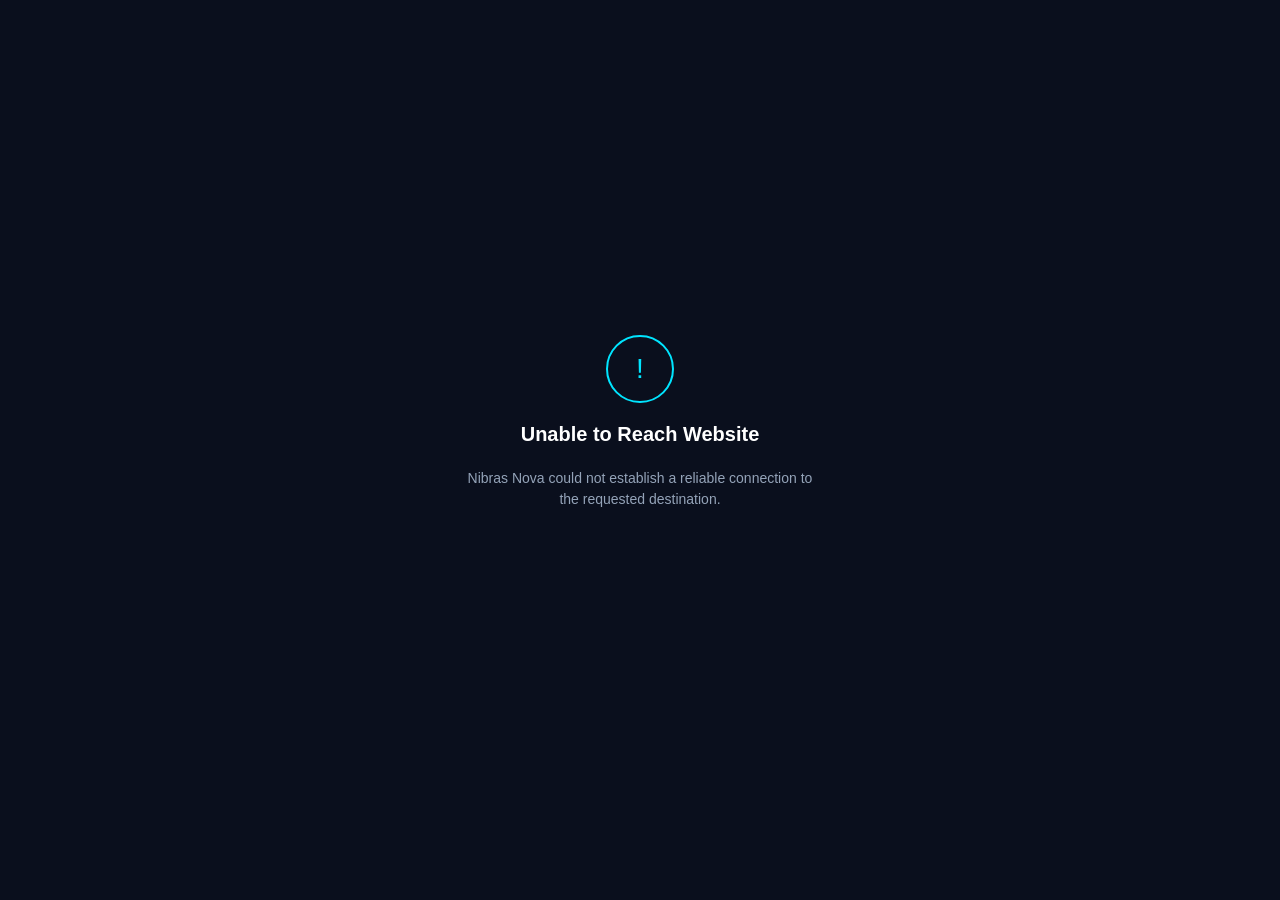
<file: app/src/main/assets/error_page.html>
<!DOCTYPE html>
<html lang="en">
<head>
    <meta charset="UTF-8" />
    <meta name="viewport" content="width=device-width, initial-scale=1.0" />
    <title>Page Unavailable - Nibras Nova</title>
    <style>
        body {
            background-color: #0A0F1D;
            color: #E2E8F0;
            font-family: -apple-system, BlinkMacSystemFont, "Segoe UI", Roboto, sans-serif;
            display: flex;
            flex-direction: column;
            align-items: center;
            justify-content: center;
            height: 90vh;
            margin: 0;
            padding: 24px;
            text-align: center;
        }
        .badge {
            width: 64px;
            height: 64px;
            border-radius: 50%;
            border: 2px solid #00E5FF;
            display: flex;
            align-items: center;
            justify-content: center;
            font-size: 28px;
            color: #00E5FF;
            margin-bottom: 20px;
        }
        h1 { font-size: 20px; margin: 0 0 8px 0; color: #FFFFFF; }
        p { font-size: 14px; color: #94A3B8; max-width: 360px; line-height: 1.5; }
    </style>
</head>
<body>
    <div class="badge">!</div>
    <h1 id="t">Unable to Reach Website</h1>
    <p id="d">Nibras Nova could not establish a reliable connection to the requested destination.</p>
    <script>
    (function(){var T={
    az:["Sayta qoşulmaq mümkün olmadı","Nibras Nova istənilən ünvana etibarlı bağlantı qura bilmədi. İnterneti yoxlayıb yenidən cəhd edin.","Səhifə açılmır"],
    en:["Unable to Reach Website","Nibras Nova could not establish a reliable connection to the requested destination.","Page Unavailable"],
    tr:["Siteye ulaşılamadı","Nibras Nova istenen adrese güvenilir bir bağlantı kuramadı. İnterneti kontrol edip tekrar deneyin.","Sayfa açılamıyor"],
    ru:["Не удалось открыть сайт","Nibras Nova не смог надёжно подключиться к адресу. Проверьте интернет и попробуйте снова.","Страница недоступна"],
    ar:["تعذّر الوصول إلى الموقع","لم يتمكن Nibras Nova من إنشاء اتصال موثوق بالعنوان المطلوب. تحقّق من الإنترنت وحاول مجددًا.","الصفحة غير متاحة"]};
    var l=(new URLSearchParams(location.search).get('lang')||navigator.language||'en').slice(0,2);if(!T[l])l='en';
    document.getElementById('t').textContent=T[l][0];document.getElementById('d').textContent=T[l][1];document.title=T[l][2]+' - Nibras Nova';
    document.documentElement.lang=l;if(l==='ar')document.documentElement.dir='rtl';})();
    </script>
</body>
</html>
</file>
<file: docs/style.css>
:root{--bg:#070b22;--card:#0f1638;--card2:#141d4a;--line:rgba(120,150,255,.18);--txt:#e8ecff;--mut:#9aa6d6;--blue:#2f8cff;--cyan:#38d6ff;--violet:#9b5cff}
*{box-sizing:border-box}html{scroll-behavior:smooth}
body{margin:0;font-family:system-ui,-apple-system,"Segoe UI",Roboto,sans-serif;color:var(--txt);line-height:1.6;
background:radial-gradient(900px 500px at 15% -10%,rgba(47,140,255,.25),transparent 60%),radial-gradient(800px 500px at 100% 10%,rgba(155,92,255,.22),transparent 60%),var(--bg);min-height:100vh}
a{color:var(--cyan)}
.wrap{max-width:1100px;margin:0 auto;padding:24px 18px 60px}
nav{display:flex;align-items:center;gap:12px;flex-wrap:wrap;justify-content:space-between;margin-bottom:28px}
.brand{display:flex;align-items:center;gap:12px;text-decoration:none;color:var(--txt);font-weight:700;font-size:1.15rem}
.brand img{width:44px;height:44px;border-radius:12px;box-shadow:0 0 24px rgba(47,140,255,.55)}
.links{display:flex;gap:8px;flex-wrap:wrap}
.pill{padding:8px 14px;border-radius:999px;border:1px solid var(--line);background:rgba(20,29,74,.6);color:var(--txt);text-decoration:none;font-size:.9rem;cursor:pointer}
.pill.on,.pill:hover{border-color:var(--blue);box-shadow:0 0 14px rgba(47,140,255,.45)}
.hero{text-align:center;padding:30px 0 34px}
.hero img{width:120px;height:120px;border-radius:30px;box-shadow:0 0 60px rgba(47,140,255,.6),0 0 120px rgba(155,92,255,.35)}
h1{font-size:clamp(1.8rem,5vw,2.8rem);margin:18px 0 8px;background:linear-gradient(90deg,var(--cyan),var(--blue),var(--violet));-webkit-background-clip:text;background-clip:text;color:transparent}
.sub{color:var(--mut);max-width:680px;margin:0 auto}
h2{margin:38px 0 14px;font-size:1.3rem;display:flex;align-items:center;gap:10px}
h2:before{content:"";width:10px;height:10px;border-radius:50%;background:linear-gradient(var(--cyan),var(--violet));box-shadow:0 0 12px var(--blue)}
.grid{display:grid;grid-template-columns:repeat(auto-fill,minmax(230px,1fr));gap:14px}
.card{background:linear-gradient(160deg,var(--card2),var(--card));border:1px solid var(--line);border-radius:18px;padding:18px;transition:.2s}
.card:hover{transform:translateY(-3px);border-color:rgba(56,214,255,.5);box-shadow:0 10px 30px rgba(47,140,255,.25)}
.ic{width:44px;height:44px;border-radius:13px;display:grid;place-items:center;font-size:22px;background:linear-gradient(135deg,rgba(56,214,255,.25),rgba(155,92,255,.3));box-shadow:inset 0 0 0 1px rgba(255,255,255,.08),0 0 18px rgba(47,140,255,.3);margin-bottom:12px}
.card h3{margin:0 0 6px;font-size:1.02rem}.card p{margin:0;color:var(--mut);font-size:.92rem}
.doc{background:linear-gradient(160deg,var(--card2),var(--card));border:1px solid var(--line);border-radius:20px;padding:22px 24px}
.doc h2{margin-top:26px}.doc li{margin:4px 0}.doc p,.doc li{color:#cfd6f7}
table{width:100%;border-collapse:collapse;font-size:.92rem}td,th{border-bottom:1px solid var(--line);padding:8px;text-align:start;vertical-align:top}th{color:var(--cyan)}
footer{margin-top:40px;text-align:center;color:var(--mut);font-size:.85rem}
[data-lang]{display:none}body.az [data-lang=az],body.en [data-lang=en],body.tr [data-lang=tr],body.ru [data-lang=ru],body.ar [data-lang=ar]{display:revert}
[dir=rtl] body{font-family:"Noto Naskh Arabic","Segoe UI",Tahoma,sans-serif}
</file>
